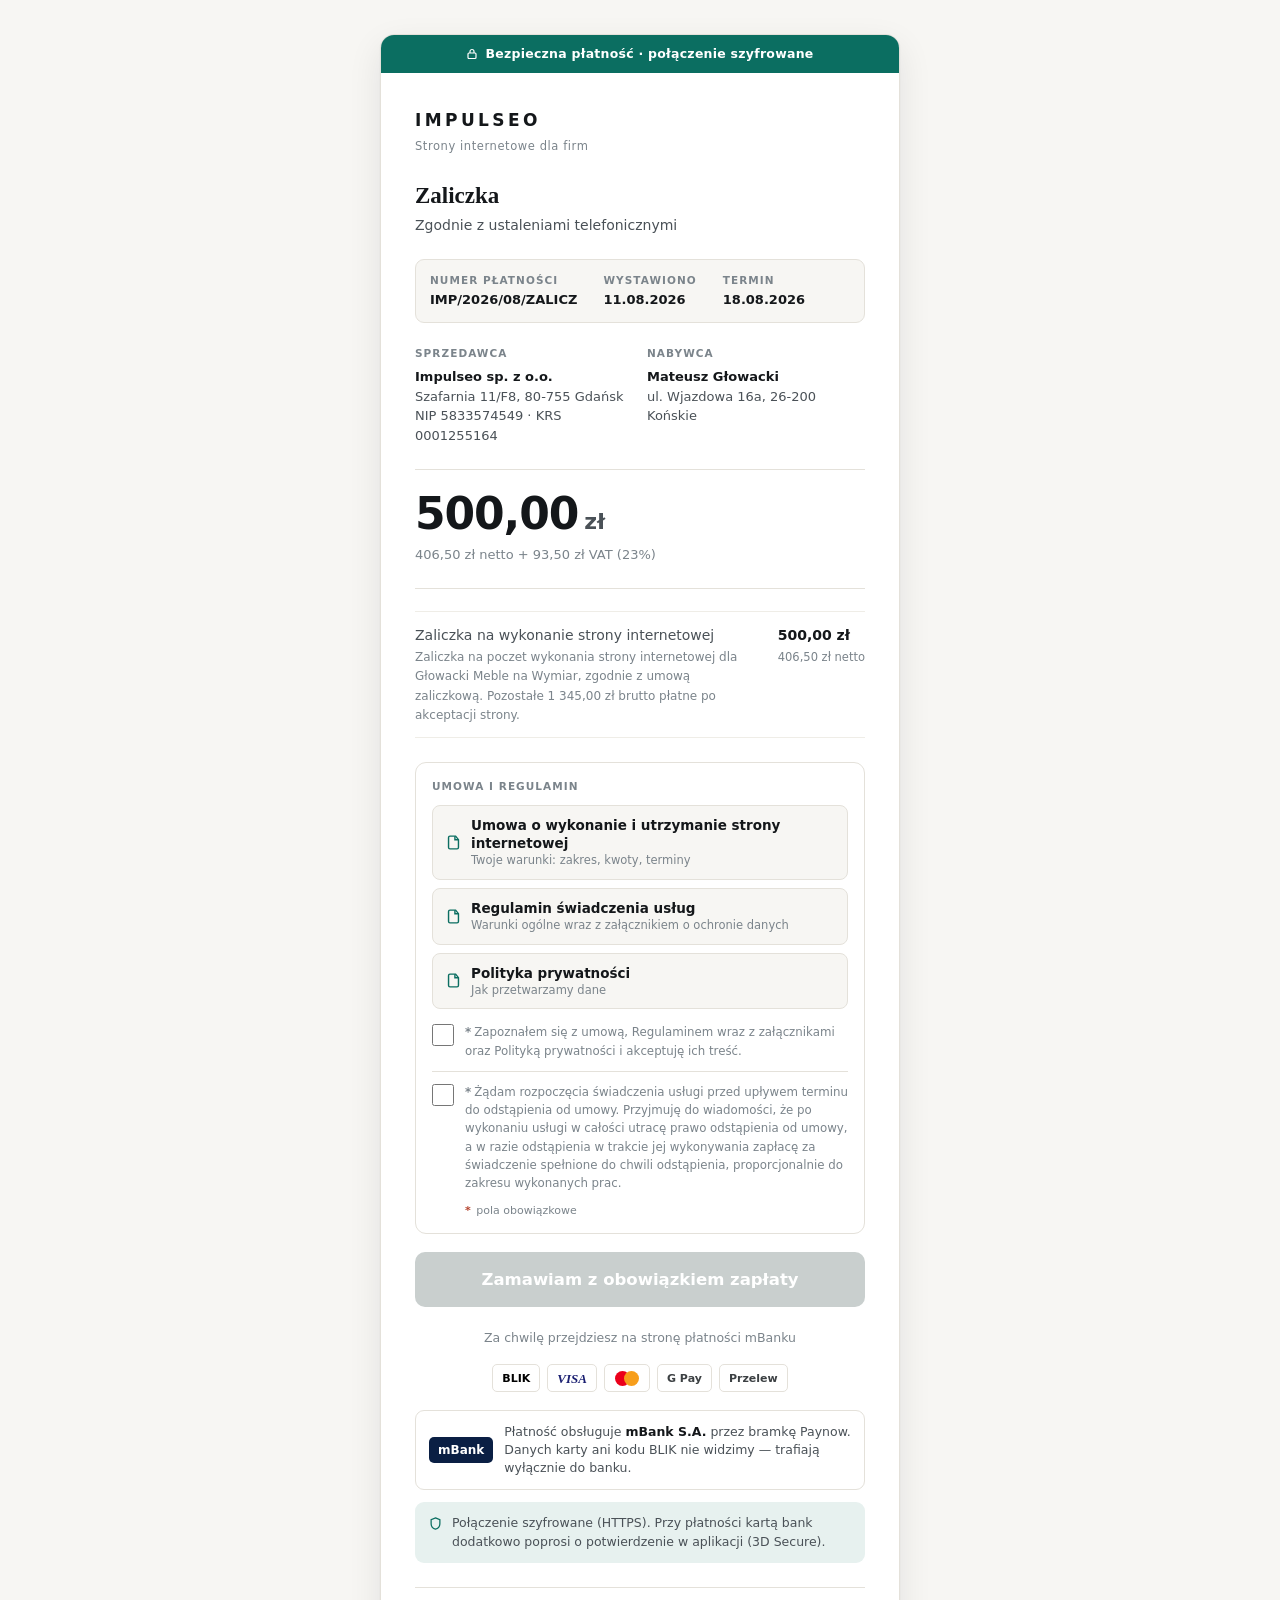
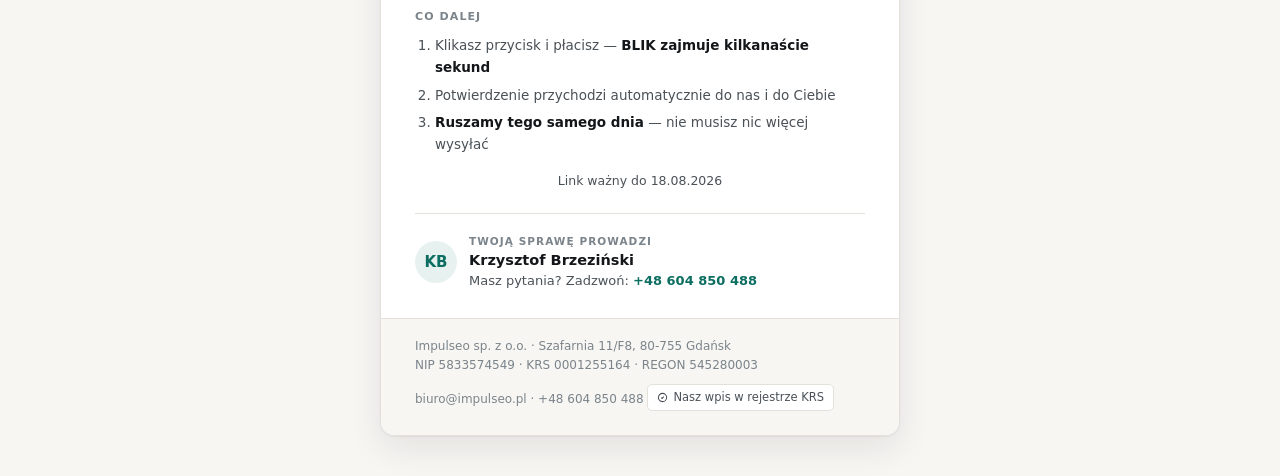
<file: platnosc/zaliczka-be5e/index.html>
<!DOCTYPE html>
<html lang="pl">
<head>
<meta charset="utf-8" />
<meta name="viewport" content="width=device-width, initial-scale=1" />
<title>Płatność 500,00 zł — Mateusz Głowacki | Impulseo</title>
<meta name="robots" content="noindex, nofollow" />
<meta name="description" content="500,00 zł · zaliczka · BLIK, karta lub przelew" />

<meta property="og:type" content="website" />
<meta property="og:title" content="Płatność — Mateusz Głowacki" />
<meta property="og:description" content="500,00 zł · zaliczka · BLIK, karta lub przelew" />
<meta property="og:image" content="https://impulseo-pl.github.io/glowacki-meble-na-wymiar/platnosc/zaliczka-be5e/og.jpg" />
<meta property="og:image:width" content="1200" />
<meta property="og:image:height" content="630" />
<meta property="og:url" content="https://impulseo-pl.github.io/glowacki-meble-na-wymiar/platnosc/zaliczka-be5e/" />
<meta property="og:site_name" content="Impulseo" />
<meta name="twitter:card" content="summary_large_image" />

<link rel="icon" href="data:image/svg+xml,<svg xmlns='http://www.w3.org/2000/svg' viewBox='0 0 100 100'><text y='.9em' font-size='90'>%F0%9F%92%B3</text></svg>" />

<style>
  :root {
    --paper: #F7F6F3;
    --card: #FFFFFF;
    --ink: #14171A;
    --ink-2: #4A5157;
    --ink-3: #7B848B;
    --line: #E4E1DA;
    --line-2: #EFEDE7;
    --accent: #0B6E61;
    --accent-d: #095C51;
    --accent-soft: #E7F1EF;
    --shadow: 0 1px 2px rgba(20,24,28,.05), 0 12px 34px rgba(20,24,28,.09);
    --sans: -apple-system, BlinkMacSystemFont, "Segoe UI", Roboto, system-ui, sans-serif;
    --serif: ui-serif, "Iowan Old Style", "Palatino Linotype", Palatino, Georgia, serif;
  }

  * { box-sizing: border-box; }

  html { -webkit-text-size-adjust: 100%; }

  body {
    margin: 0;
    background: var(--paper);
    color: var(--ink);
    font-family: var(--sans);
    font-size: 16px;
    line-height: 1.6;
    -webkit-font-smoothing: antialiased;
  }

  .shell { max-width: 560px; margin: 0 auto; padding: clamp(14px, 3vw, 34px) clamp(12px, 3vw, 20px) 40px; }

  .card {
    background: var(--card);
    border: 1px solid var(--line);
    border-radius: 14px;
    box-shadow: var(--shadow);
    overflow: hidden;
  }

  .trustbar {
    display: flex; align-items: center; justify-content: center; gap: 7px;
    background: var(--accent); color: #fff;
    font-size: 12.5px; font-weight: 600; letter-spacing: .02em;
    padding: 9px 14px;
  }

  .body { padding: clamp(24px, 5vw, 34px) clamp(20px, 5vw, 34px) 28px; }

  .logo { font-size: 17px; font-weight: 700; letter-spacing: .2em; text-transform: uppercase; margin: 0 0 3px; }
  .logo-sub { font-size: 11.5px; letter-spacing: .05em; color: var(--ink-3); margin: 0 0 26px; }

  h1 {
    font-family: var(--serif);
    font-size: clamp(20px, 4.6vw, 23px);
    line-height: 1.25; font-weight: 600; margin: 0 0 4px;
    text-wrap: balance;
  }

  .sub { font-size: 14px; color: var(--ink-2); margin: 0 0 22px; }

  .meta {
    display: flex; flex-wrap: wrap; gap: 6px 26px;
    border: 1px solid var(--line); border-radius: 9px;
    padding: 12px 14px; margin-bottom: 22px; background: var(--paper);
  }
  .meta dt { margin: 0 0 1px; font-size: 10.5px; letter-spacing: .1em; text-transform: uppercase; color: var(--ink-3); font-weight: 650; }
  .meta dd { margin: 0; font-size: 13px; font-weight: 550; font-variant-numeric: tabular-nums; }

  .parties { display: grid; gap: 14px; margin-bottom: 24px; }
  @media (min-width: 440px) { .parties { grid-template-columns: 1fr 1fr; } }
  .party h2 { font-size: 10.5px; letter-spacing: .1em; text-transform: uppercase; color: var(--ink-3); margin: 0 0 5px; font-weight: 700; }
  .party p { margin: 0; font-size: 13px; line-height: 1.5; color: var(--ink-2); }
  .party strong { display: block; color: var(--ink); font-weight: 650; }

  .amount-box { border-top: 1px solid var(--line); border-bottom: 1px solid var(--line); padding: 22px 0; margin-bottom: 22px; }
  .amount { font-size: clamp(36px, 9vw, 44px); font-weight: 700; letter-spacing: -.025em; font-variant-numeric: tabular-nums; line-height: 1; margin: 0; }
  .amount .cur { font-size: .5em; font-weight: 600; color: var(--ink-2); margin-left: 6px; letter-spacing: 0; }
  .amount-split { font-size: 13px; color: var(--ink-3); margin: 9px 0 0; font-variant-numeric: tabular-nums; }

  .scope { margin: 0 0 24px; padding: 0; list-style: none; display: flex; flex-direction: column; gap: 8px; }
  .scope li { font-size: 14px; color: var(--ink-2); padding-left: 23px; position: relative; }
  .scope li::before {
    content: ""; position: absolute; left: 1px; top: 7px;
    width: 8px; height: 8px; border-radius: 50%; background: var(--accent);
  }

  /* pozycje z kwotami — rozbicie, za co dokładnie płaci */
  .lines { margin: 0 0 24px; border-top: 1px solid var(--line-2); }
  .line {
    display: flex; justify-content: space-between; gap: 16px;
    padding: 12px 0; border-bottom: 1px solid var(--line-2);
  }
  .line-name { font-size: 14px; color: var(--ink-2); }
  .line-name small { display: block; font-size: 12px; color: var(--ink-3); margin-top: 2px; }
  .line-val { font-size: 14px; font-weight: 620; white-space: nowrap; font-variant-numeric: tabular-nums; }
  .line-val small { display: block; font-size: 11.5px; font-weight: 500; color: var(--ink-3); text-align: right; margin-top: 2px; }

  .cta {
    display: block; width: 100%; text-align: center; text-decoration: none;
    background: var(--accent); color: #fff; border: none; border-radius: 10px;
    padding: 18px 20px; font-family: inherit; font-size: 16.5px; font-weight: 650;
    cursor: pointer; transition: filter .12s ease, transform .12s ease;
  }
  .cta:hover { filter: brightness(1.08); }
  .cta:active { transform: translateY(1px); }
  .cta:focus-visible { outline: 3px solid color-mix(in srgb, var(--accent) 45%, transparent); outline-offset: 3px; }

  .cta-note { text-align: center; font-size: 12.5px; color: var(--ink-3); margin: 11px 0 0; }

  .paylogos { display: flex; flex-wrap: wrap; align-items: center; justify-content: center; gap: 7px; margin-top: 16px; }
  .plogo {
    height: 28px; min-width: 46px; border: 1px solid var(--line); border-radius: 5px;
    background: #fff; display: grid; place-items: center; padding: 0 9px; flex: none;
  }
  .pl-blik { font: 700 11px/1 var(--sans); color: #000; }
  .pl-visa { font: italic 800 13px/1 Georgia, serif; color: #1A1F71; }
  .pl-mc { display: flex; align-items: center; }
  .pl-mc i { width: 15px; height: 15px; border-radius: 50%; display: block; }
  .pl-mc i:first-child { background: #EB001B; }
  .pl-mc i:last-child { background: #F79E1B; margin-left: -6px; }
  .pl-txt { font: 600 11px/1 var(--sans); color: #3C4043; }

  .gateway {
    display: flex; align-items: center; gap: 11px;
    border: 1px solid var(--line); border-radius: 9px;
    padding: 12px 13px; margin-top: 18px;
  }
  .gateway-mark { font: 800 12px/1 var(--sans); color: #fff; background: #0A1F44; border-radius: 5px; padding: 7px 9px; flex: none; }
  .gateway p { margin: 0; font-size: 12.5px; line-height: 1.45; color: var(--ink-2); }
  .gateway strong { color: var(--ink); }

  .secure {
    display: flex; gap: 9px; align-items: flex-start;
    background: var(--accent-soft); border-radius: 9px;
    padding: 12px 13px; margin-top: 12px;
    font-size: 12.5px; line-height: 1.45; color: var(--ink-2);
  }
  .secure svg { flex: none; margin-top: 2px; color: var(--accent); }

  .next {
    border-top: 1px solid var(--line); margin-top: 24px; padding-top: 20px;
  }
  .next h2 { font-size: 11px; letter-spacing: .1em; text-transform: uppercase; color: var(--ink-3); margin: 0 0 10px; font-weight: 700; }
  .next ol { margin: 0; padding-left: 20px; display: flex; flex-direction: column; gap: 6px; }
  .next li { font-size: 13.5px; color: var(--ink-2); }
  .next li strong { color: var(--ink); font-weight: 620; }

  .valid { font-size: 12.5px; color: var(--ink-2); margin: 16px 0 0; text-align: center; }

  .rep { display: flex; gap: 12px; align-items: center; border-top: 1px solid var(--line); margin-top: 22px; padding-top: 20px; }
  .rep-avatar { width: 42px; height: 42px; border-radius: 50%; background: var(--accent-soft); color: var(--accent); display: grid; place-items: center; font-weight: 700; font-size: 15px; flex: none; }
  .rep-body { min-width: 0; display: flex; flex-direction: column; gap: 1px; }
  .rep-label { font-size: 10.5px; letter-spacing: .1em; text-transform: uppercase; color: var(--ink-3); font-weight: 700; line-height: 1.5; }
  .rep-name { font-size: 14.5px; font-weight: 650; line-height: 1.35; }
  .rep-contact { font-size: 13px; color: var(--ink-2); line-height: 1.45; }
  .rep-contact a { color: var(--accent); text-decoration: none; font-weight: 600; }

  .foot {
    border-top: 1px solid var(--line); padding: 18px clamp(20px, 5vw, 34px) 24px;
    font-size: 12px; line-height: 1.55; color: var(--ink-3); background: var(--paper);
  }
  .foot a { color: var(--ink-2); }
  .krs {
    display: inline-flex; align-items: center; gap: 5px; margin-top: 9px;
    border: 1px solid var(--line); border-radius: 5px; padding: 4px 9px;
    font-size: 11.5px; text-decoration: none; color: var(--ink-2); background: var(--card);
  }
  .krs:hover { border-color: var(--accent); color: var(--accent); }

  /* ── akceptacja regulaminu i umowy (wersja z checkboxem) ── */
  .accept { border: 1px solid var(--line); border-radius: 11px; padding: 15px 16px 14px; margin-bottom: 18px; background: var(--card); }
  .accept h2 { font-size: 10.5px; letter-spacing: .1em; text-transform: uppercase; color: var(--ink-3); margin: 0 0 10px; font-weight: 700; }

  .docs { display: flex; flex-direction: column; gap: 8px; margin-bottom: 14px; }
  .doc {
    display: flex; align-items: center; gap: 9px; text-decoration: none;
    border: 1px solid var(--line); border-radius: 8px; padding: 10px 12px;
    background: var(--paper); color: var(--ink);
  }
  .doc:hover { border-color: var(--accent); }
  .doc svg { flex: none; color: var(--accent); }
  .doc-name { font-size: 13.5px; font-weight: 600; line-height: 1.35; }
  .doc-name small { display: block; font-size: 11.5px; font-weight: 500; color: var(--ink-3); margin-top: 1px; }

  .accept-row { display: flex; gap: 11px; align-items: flex-start; cursor: pointer; }
  /* dwa oświadczenia od 10.08.2026 — muszą być rozdzielone wzrokowo, żeby czytało
     się je jako dwie osobne decyzje, a nie jeden blok drobnego druku */
  .accept-row + .accept-row { margin-top: 11px; padding-top: 11px; border-top: 1px solid var(--line); }
  .accept-row input {
    flex: none; width: 22px; height: 22px; margin: 1px 0 0; accent-color: var(--accent); cursor: pointer;
  }
  .accept-row span { font-size: 11.8px; line-height: 1.55; color: var(--ink-3); }
  .req { color: #B3412B; font-weight: 700; margin-right: 3px; }
  .accept-note { margin: 9px 0 0 33px; font-size: 11px; color: var(--ink-3); }
  .accept-note .req { margin-right: 2px; }

  .cta[disabled] { background: #C9CFCE; cursor: not-allowed; filter: none; }
  .cta[disabled]:active { transform: none; }
  .cta-hint { text-align: center; font-size: 12.5px; color: #A8442F; margin: 9px 0 0; min-height: 1px; }

  /* ── proforma do pobrania (dla klientów, którzy wolą zwykły przelew) ── */
  .proforma {
    display: flex; align-items: center; gap: 10px; justify-content: center;
    margin-top: 16px; padding: 11px 13px;
    border: 1px dashed var(--line); border-radius: 9px;
    font-size: 13px; color: var(--ink-2); text-align: center; flex-wrap: wrap;
  }
  .proforma a { color: var(--accent); font-weight: 650; text-decoration: none; }
  .proforma a:hover { text-decoration: underline; }

  @media (prefers-reduced-motion: reduce) { * { transition: none !important; } }
</style>
</head>
<body>

<div class="shell">
  <div class="card">

    <div class="trustbar">
      <svg width="12" height="12" viewBox="0 0 24 24" fill="none" stroke="currentColor" stroke-width="2.4" aria-hidden="true">
        <rect x="4" y="10" width="16" height="11" rx="2" /><path d="M8 10V7a4 4 0 0 1 8 0v3" />
      </svg>
      Bezpieczna płatność &middot; połączenie szyfrowane
    </div>

    <div class="body">
      <p class="logo">Impulseo</p>
      <p class="logo-sub">Strony internetowe dla firm</p>

      <h1>Zaliczka</h1>
      <p class="sub">Zgodnie z ustaleniami telefonicznymi</p>

      <dl class="meta">
        <div><dt>Numer płatności</dt><dd>IMP/2026/08/ZALICZ</dd></div>
        <div><dt>Wystawiono</dt><dd>11.08.2026</dd></div>
        <div><dt>Termin</dt><dd>18.08.2026</dd></div>
      </dl>

      <div class="parties">
        <div class="party">
          <h2>Sprzedawca</h2>
          <p>
            <strong>Impulseo sp. z o.o.</strong>
            Szafarnia 11/F8, 80-755 Gdańsk<br />
            NIP 5833574549 &middot; KRS 0001255164
          </p>
        </div>
        <div class="party">
          <h2>Nabywca</h2>
          <p>
            <strong>Mateusz Głowacki</strong>
            ul. Wjazdowa 16a, 26-200 Końskie
          </p>
        </div>
      </div>

      <div class="amount-box">
        <p class="amount">500,00<span class="cur">zł</span></p>
        <p class="amount-split">406,50 zł netto + 93,50 zł VAT (23%)</p>
      </div>

      <div class="lines">
        <div class="line"><span class="line-name">Zaliczka na wykonanie strony internetowej<small>Zaliczka na poczet wykonania strony internetowej dla Głowacki Meble na Wymiar, zgodnie z umową zaliczkową. Pozostałe 1 345,00 zł brutto płatne po akceptacji strony.</small></span><span class="line-val">500,00 zł<small>406,50 zł netto</small></span></div>
      </div>

      <div class="accept">
        <h2>Umowa i regulamin</h2>
        <div class="docs">
        <a class="doc" href="umowa.pdf" target="_blank" rel="noopener"><svg width="17" height="17" viewBox="0 0 24 24" fill="none" stroke="currentColor" stroke-width="2" aria-hidden="true"><path d="M14 3v5h5" /><path d="M15 3H7a2 2 0 0 0-2 2v14a2 2 0 0 0 2 2h10a2 2 0 0 0 2-2V8z" /></svg><span class="doc-name">Umowa o wykonanie i utrzymanie strony internetowej<small>Twoje warunki: zakres, kwoty, terminy</small></span></a>
        <a class="doc" href="regulamin.pdf" target="_blank" rel="noopener"><svg width="17" height="17" viewBox="0 0 24 24" fill="none" stroke="currentColor" stroke-width="2" aria-hidden="true"><path d="M14 3v5h5" /><path d="M15 3H7a2 2 0 0 0-2 2v14a2 2 0 0 0 2 2h10a2 2 0 0 0 2-2V8z" /></svg><span class="doc-name">Regulamin świadczenia usług<small>Warunki ogólne wraz z załącznikiem o ochronie danych</small></span></a>
        <a class="doc" href="polityka-prywatnosci.pdf" target="_blank" rel="noopener"><svg width="17" height="17" viewBox="0 0 24 24" fill="none" stroke="currentColor" stroke-width="2" aria-hidden="true"><path d="M14 3v5h5" /><path d="M15 3H7a2 2 0 0 0-2 2v14a2 2 0 0 0 2 2h10a2 2 0 0 0 2-2V8z" /></svg><span class="doc-name">Polityka prywatności<small>Jak przetwarzamy dane</small></span></a>
        </div>
        <label class="accept-row">
          <input type="checkbox" id="zgoda-dok" data-wymagany />
          <span><span class="req" aria-hidden="true">*</span>Zapoznałem się z umową, Regulaminem wraz z załącznikami oraz Polityką prywatności i akceptuję ich treść.</span>
        </label>
        <label class="accept-row">
          <input type="checkbox" id="zgoda-start" data-wymagany />
          <span><span class="req" aria-hidden="true">*</span>Żądam rozpoczęcia świadczenia usługi przed upływem terminu do odstąpienia od umowy. Przyjmuję do wiadomości, że po wykonaniu usługi w całości utracę prawo odstąpienia od umowy, a w razie odstąpienia w trakcie jej wykonywania zapłacę za świadczenie spełnione do chwili odstąpienia, proporcjonalnie do zakresu wykonanych prac.</span>
        </label>
        <p class="accept-note"><span class="req">*</span> pola obowiązkowe</p>
      </div>

      <button class="cta" id="cta" type="button" disabled>Zamawiam z obowiązkiem zapłaty</button>
      <p class="cta-hint" id="hint"></p>
      <script>
        var LINK = "https://paywall.paynow.pl/PT02-DXG-HZI-BFE?token=eyJraWQiOiJhMDAyNjJjYS02NTU3LTRjOTktOGU0NC1kMTFlMTAxYjhhNTIiLCJ0eXAiOiJKV1QiLCJhbGciOiJIUzI1NiJ9.eyJzdWIiOiJQVDAyLURYRy1IWkktQkZFIiwiYXVkIjoicGF5d2FsbC5wYXlub3cucGwiLCJpc3MiOiJwYXlub3cucGwiLCJleHAiOjE3ODcwOTAzOTksImlhdCI6MTc4NjQ2MzM3Nn0.jfc3xFqvu0VcNsFr9b7Me83IFWypiK_x7YtaoCU-YoU";
        var DOWOD = {"strona": "https://impulseo-pl.github.io/glowacki-meble-na-wymiar/platnosc/zaliczka-be5e/", "nr_platnosci": "IMP/2026/08/ZALICZ", "klient": "Mateusz Głowacki", "nip": "", "mail": "mgmeble@hotmail.com", "kwota_brutto": "500.00", "oswiadczenie": "[1 · akceptacja dokumentów] Zapoznałem się z umową, Regulaminem wraz z załącznikami oraz Polityką prywatności i akceptuję ich treść.\n[2 · żądanie rozpoczęcia] Żądam rozpoczęcia świadczenia usługi przed upływem terminu do odstąpienia od umowy. Przyjmuję do wiadomości, że po wykonaniu usługi w całości utracę prawo odstąpienia od umowy, a w razie odstąpienia w trakcie jej wykonywania zapłacę za świadczenie spełnione do chwili odstąpienia, proporcjonalnie do zakresu wykonanych prac.", "dokumenty": {"umowa.pdf": "784206b97da59cc51064df1a6cf12214f253c303e020b35ae1461bd7c673e002", "regulamin.pdf": "4ef9e104fc0d093745dd790916e9ed2aced6e7100100b9ab332430e9e7fc59e6", "polityka-prywatnosci.pdf": "4ab01c4a496297b75c00a751dfa54777d0de5ddcade62240631d019c5b55818e"}};
        var ENDPOINT = "https://zngfubfinbojfgaxdrbf.supabase.co/functions/v1/akceptacja";
        var boxy = [].slice.call(document.querySelectorAll("input[type=checkbox][data-wymagany]")),
            cta = document.getElementById("cta"),
            hint = document.getElementById("hint");
        function komplet() { return boxy.every(function (b) { return b.checked; }); }
        boxy.forEach(function (b) {
          b.addEventListener("change", function () {
            cta.disabled = !komplet();
            if (komplet()) hint.textContent = "";
          });
        });
        cta.addEventListener("click", function () {
          if (!komplet()) { hint.textContent = "Zaznacz obie zgody, żeby przejść do płatności."; return; }
          cta.disabled = true;
          cta.textContent = "Przechodzę do płatności…";
          var zapis = fetch(ENDPOINT, {
            method: "POST",
            headers: { "Content-Type": "application/json" },
            keepalive: true,
            body: JSON.stringify(Object.assign({ zaznaczono: new Date().toISOString() }, DOWOD))
          }).catch(function () {});
          /* zapis dowodu nie może blokować płatności — po 3 s idziemy dalej */
          Promise.race([zapis, new Promise(function (r) { setTimeout(r, 3000); })])
            .then(function () { window.location.href = LINK; });
        });
      </script>
      <p class="cta-note">Za chwilę przejdziesz na stronę płatności mBanku</p>

      

      <div class="paylogos">
        <span class="plogo"><span class="pl-blik">BLIK</span></span>
        <span class="plogo"><span class="pl-visa">VISA</span></span>
        <span class="plogo"><span class="pl-mc"><i></i><i></i></span></span>
        <span class="plogo"><span class="pl-txt">G&nbsp;Pay</span></span>
        <span class="plogo"><span class="pl-txt">Przelew</span></span>
      </div>

      <div class="gateway">
        <span class="gateway-mark">mBank</span>
        <p>Płatność obsługuje <strong>mBank S.A.</strong> przez bramkę Paynow. Danych karty ani kodu BLIK nie widzimy &mdash; trafiają wyłącznie do banku.</p>
      </div>

      <div class="secure">
        <svg width="15" height="15" viewBox="0 0 24 24" fill="none" stroke="currentColor" stroke-width="2" aria-hidden="true">
          <path d="M12 3l7 3v6c0 4.5-3 8-7 9-4-1-7-4.5-7-9V6z" />
        </svg>
        <span>Połączenie szyfrowane (HTTPS). Przy płatności kartą bank dodatkowo poprosi o potwierdzenie w aplikacji (3D&nbsp;Secure).</span>
      </div>

      <div class="next">
        <h2>Co dalej</h2>
        <ol>
          <li>Klikasz przycisk i płacisz — <strong>BLIK zajmuje kilkanaście sekund</strong></li>
          <li>Potwierdzenie przychodzi automatycznie do nas i do Ciebie</li>
          <li><strong>Ruszamy tego samego dnia</strong> — nie musisz nic więcej wysyłać</li>
        </ol>
      </div>

      <p class="valid">Link ważny do 18.08.2026</p>

      <div class="rep">
        <span class="rep-avatar">KB</span>
        <span class="rep-body">
          <span class="rep-label">Twoją sprawę prowadzi</span>
          <span class="rep-name">Krzysztof Brzeziński</span>
          <span class="rep-contact">Masz pytania? Zadzwoń: <a href="tel:+48604850488">+48 604 850 488</a></span>
        </span>
      </div>
    </div>

    <div class="foot">
      Impulseo sp. z o.o. &middot; Szafarnia 11/F8, 80-755 Gdańsk<br />
      NIP 5833574549 &middot; KRS 0001255164 &middot; REGON 545280003<br />
      biuro@impulseo.pl &middot; +48 604 850 488
      <a class="krs" href="https://wyszukiwarka-krs.ms.gov.pl/dane-szczegolowe-podmiotu;numerKRS=TTfETKDIxKsnfQK047mvwQ%3D%3D;typ=P" target="_blank" rel="noopener">
        <svg width="11" height="11" viewBox="0 0 24 24" fill="none" stroke="currentColor" stroke-width="2.2" aria-hidden="true">
          <path d="M9 12l2 2 4-4" /><circle cx="12" cy="12" r="9" />
        </svg>
        Nasz wpis w rejestrze KRS
      </a>
    </div>

  </div>
</div>

</body>
</html>
</file>
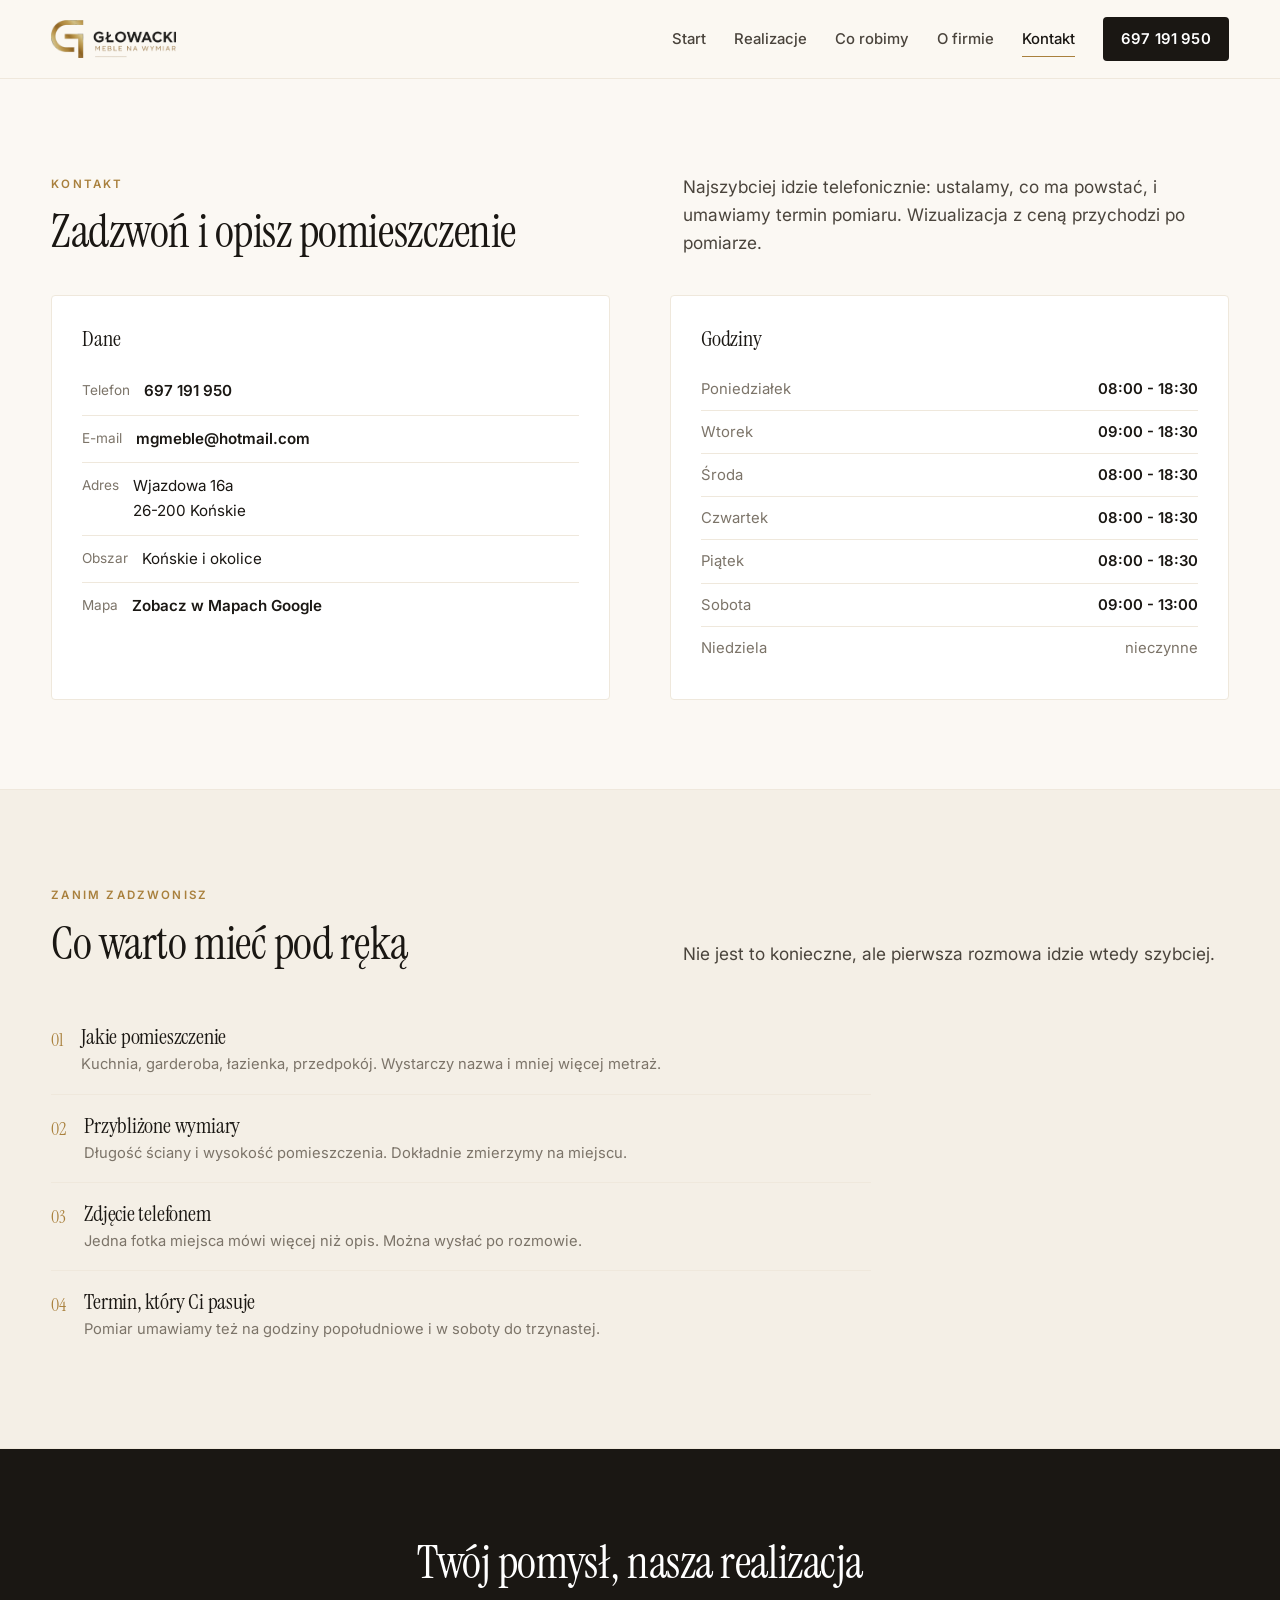
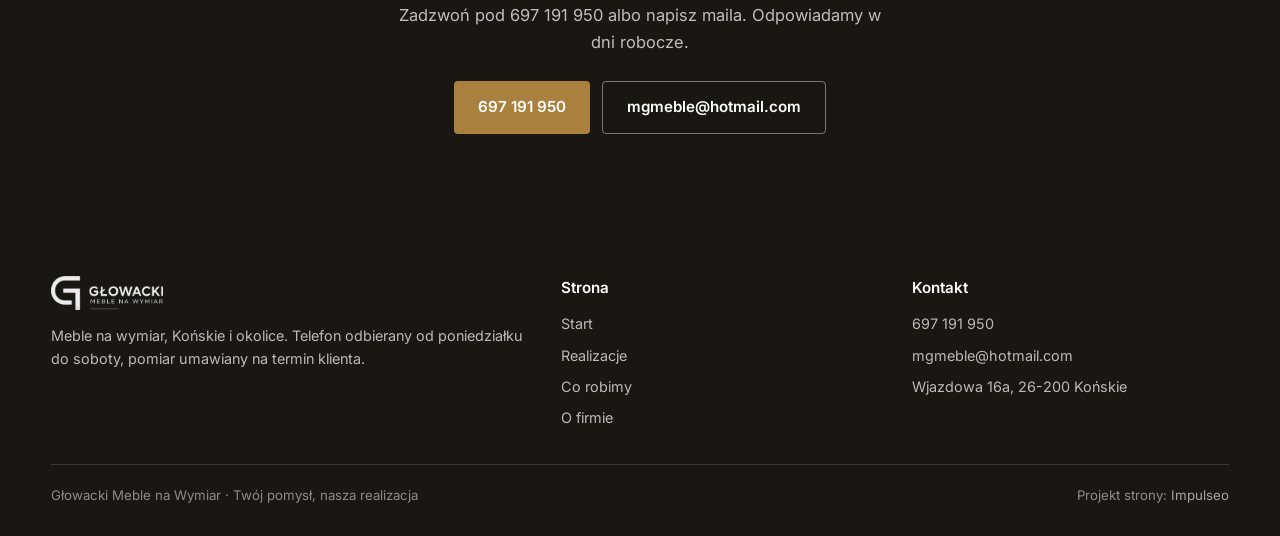
<file: kontakt.html>
<!DOCTYPE html>
<html lang="pl">
<head>
<meta name="robots" content="noindex, nofollow">
<meta charset="UTF-8">
<meta name="viewport" content="width=device-width,initial-scale=1">
<title>Kontakt | Głowacki Meble na Wymiar, Wjazdowa 16a Końskie</title>
<meta name="description" content="Głowacki Meble na Wymiar, Wjazdowa 16a, 26-200 Końskie. Telefon 697 191 950, mgmeble@hotmail.com. Godziny otwarcia od poniedziałku do soboty.">
<meta property="og:title" content="Kontakt | Głowacki Meble na Wymiar, Końskie">
<meta property="og:description" content="Telefon 697 191 950, Wjazdowa 16a w Końskich. Pomiar umawiamy telefonicznie.">
<meta property="og:image" content="img/hero-1.jpg">
<meta property="og:type" content="website">
<link rel="preconnect" href="https://fonts.googleapis.com">
<link rel="preconnect" href="https://fonts.gstatic.com" crossorigin>
<link href="https://fonts.googleapis.com/css2?family=Instrument+Serif:ital@0;1&family=Inter:wght@400;500;600&display=swap" rel="stylesheet">
<script>document.documentElement.classList.add('js')</script>
<link rel="stylesheet" href="assets/app.css?v=4">
</head>
<body>

<header class="nav">
  <div class="wrap nav-in">
    <a class="brand" href="index.html"><img src="img/logo.png" alt="Głowacki Meble na Wymiar"></a>
    <nav class="nav-links">
      <a href="index.html">Start</a>
      <a href="realizacje.html">Realizacje</a>
      <a href="oferta.html">Co robimy</a>
      <a href="o-nas.html">O firmie</a>
      <a href="kontakt.html" class="on">Kontakt</a>
      <a class="nav-tel" href="tel:+48697191950">697 191 950</a>
    </nav>
    <button class="burger" aria-label="Menu"><span></span><span></span><span></span></button>
  </div>
</header>

<section>
  <div class="wrap">
    <div class="head">
      <div>
        <span class="eyebrow">Kontakt</span>
        <h2>Zadzwoń i opisz pomieszczenie</h2>
      </div>
      <p class="lead">Najszybciej idzie telefonicznie: ustalamy, co ma powstać, i umawiamy termin pomiaru. Wizualizacja z ceną przychodzi po pomiarze.</p>
    </div>

    <div class="kontakt-grid">
      <div class="kbox rv">
        <h3>Dane</h3>
        <div class="krow"><span>Telefon</span><a href="tel:+48697191950">697 191 950</a></div>
        <div class="krow"><span>E-mail</span><a href="mailto:mgmeble@hotmail.com">mgmeble@hotmail.com</a></div>
        <div class="krow"><span>Adres</span><div>Wjazdowa 16a<br>26-200 Końskie</div></div>
        <div class="krow"><span>Obszar</span><div>Końskie i okolice</div></div>
        <div class="krow"><span>Mapa</span><a href="https://maps.google.com/?cid=3785905264042108848" target="_blank" rel="noopener">Zobacz w Mapach Google</a></div>
      </div>

      <div class="kbox rv">
        <h3>Godziny</h3>
        <ul class="hours">
          <li><span class="d">Poniedziałek</span><span class="h">08:00 - 18:30</span></li>
          <li><span class="d">Wtorek</span><span class="h">09:00 - 18:30</span></li>
          <li><span class="d">Środa</span><span class="h">08:00 - 18:30</span></li>
          <li><span class="d">Czwartek</span><span class="h">08:00 - 18:30</span></li>
          <li><span class="d">Piątek</span><span class="h">08:00 - 18:30</span></li>
          <li><span class="d">Sobota</span><span class="h">09:00 - 13:00</span></li>
          <li><span class="d">Niedziela</span><span class="h off">nieczynne</span></li>
        </ul>
      </div>
    </div>
  </div>
</section>

<section style="background:var(--paper-2);border-block:1px solid var(--line-2)">
  <div class="wrap">
    <div class="head">
      <div>
        <span class="eyebrow">Zanim zadzwonisz</span>
        <h2>Co warto mieć pod ręką</h2>
      </div>
      <p class="lead">Nie jest to konieczne, ale pierwsza rozmowa idzie wtedy szybciej.</p>
    </div>
    <ol class="steps rv" style="max-width:820px">
      <li>
        <div>
          <h3>Jakie pomieszczenie</h3>
          <p>Kuchnia, garderoba, łazienka, przedpokój. Wystarczy nazwa i mniej więcej metraż.</p>
        </div>
      </li>
      <li>
        <div>
          <h3>Przybliżone wymiary</h3>
          <p>Długość ściany i wysokość pomieszczenia. Dokładnie zmierzymy na miejscu.</p>
        </div>
      </li>
      <li>
        <div>
          <h3>Zdjęcie telefonem</h3>
          <p>Jedna fotka miejsca mówi więcej niż opis. Można wysłać po rozmowie.</p>
        </div>
      </li>
      <li>
        <div>
          <h3>Termin, który Ci pasuje</h3>
          <p>Pomiar umawiamy też na godziny popołudniowe i w soboty do trzynastej.</p>
        </div>
      </li>
    </ol>
  </div>
</section>

<section class="cta">
  <div class="wrap">
    <h2>Twój pomysł, nasza realizacja</h2>
    <p>Zadzwoń pod 697 191 950 albo napisz maila. Odpowiadamy w dni robocze.</p>
    <div class="btns">
      <a class="btn btn-fill" href="tel:+48697191950">697 191 950</a>
      <a class="btn btn-line" href="mailto:mgmeble@hotmail.com">mgmeble@hotmail.com</a>
    </div>
  </div>
</section>

<footer class="foot">
  <div class="wrap">
    <div class="foot-grid">
      <div>
        <img class="foot-logo" src="img/logo.png" alt="Głowacki Meble na Wymiar">
        <p>Meble na wymiar, Końskie i okolice. Telefon odbierany od poniedziałku do soboty, pomiar umawiany na termin klienta.</p>
      </div>
      <div>
        <h4>Strona</h4>
        <ul>
          <li><a href="index.html">Start</a></li>
          <li><a href="realizacje.html">Realizacje</a></li>
          <li><a href="oferta.html">Co robimy</a></li>
          <li><a href="o-nas.html">O firmie</a></li>
        </ul>
      </div>
      <div>
        <h4>Kontakt</h4>
        <ul>
          <li><a href="tel:+48697191950">697 191 950</a></li>
          <li><a href="mailto:mgmeble@hotmail.com">mgmeble@hotmail.com</a></li>
          <li>Wjazdowa 16a, 26-200 Końskie</li>
        </ul>
      </div>
    </div>
    <div class="foot-bar">
      <span>Głowacki Meble na Wymiar &middot; Twój pomysł, nasza realizacja</span>
      <span>Projekt strony: <a href="https://impulseo.pl" target="_blank" rel="noopener">Impulseo</a></span>
    </div>
  </div>
</footer>

<script src="assets/app.js?v=2"></script>
<script src="assets/beacon.js"></script>
</body>
</html>
</file>
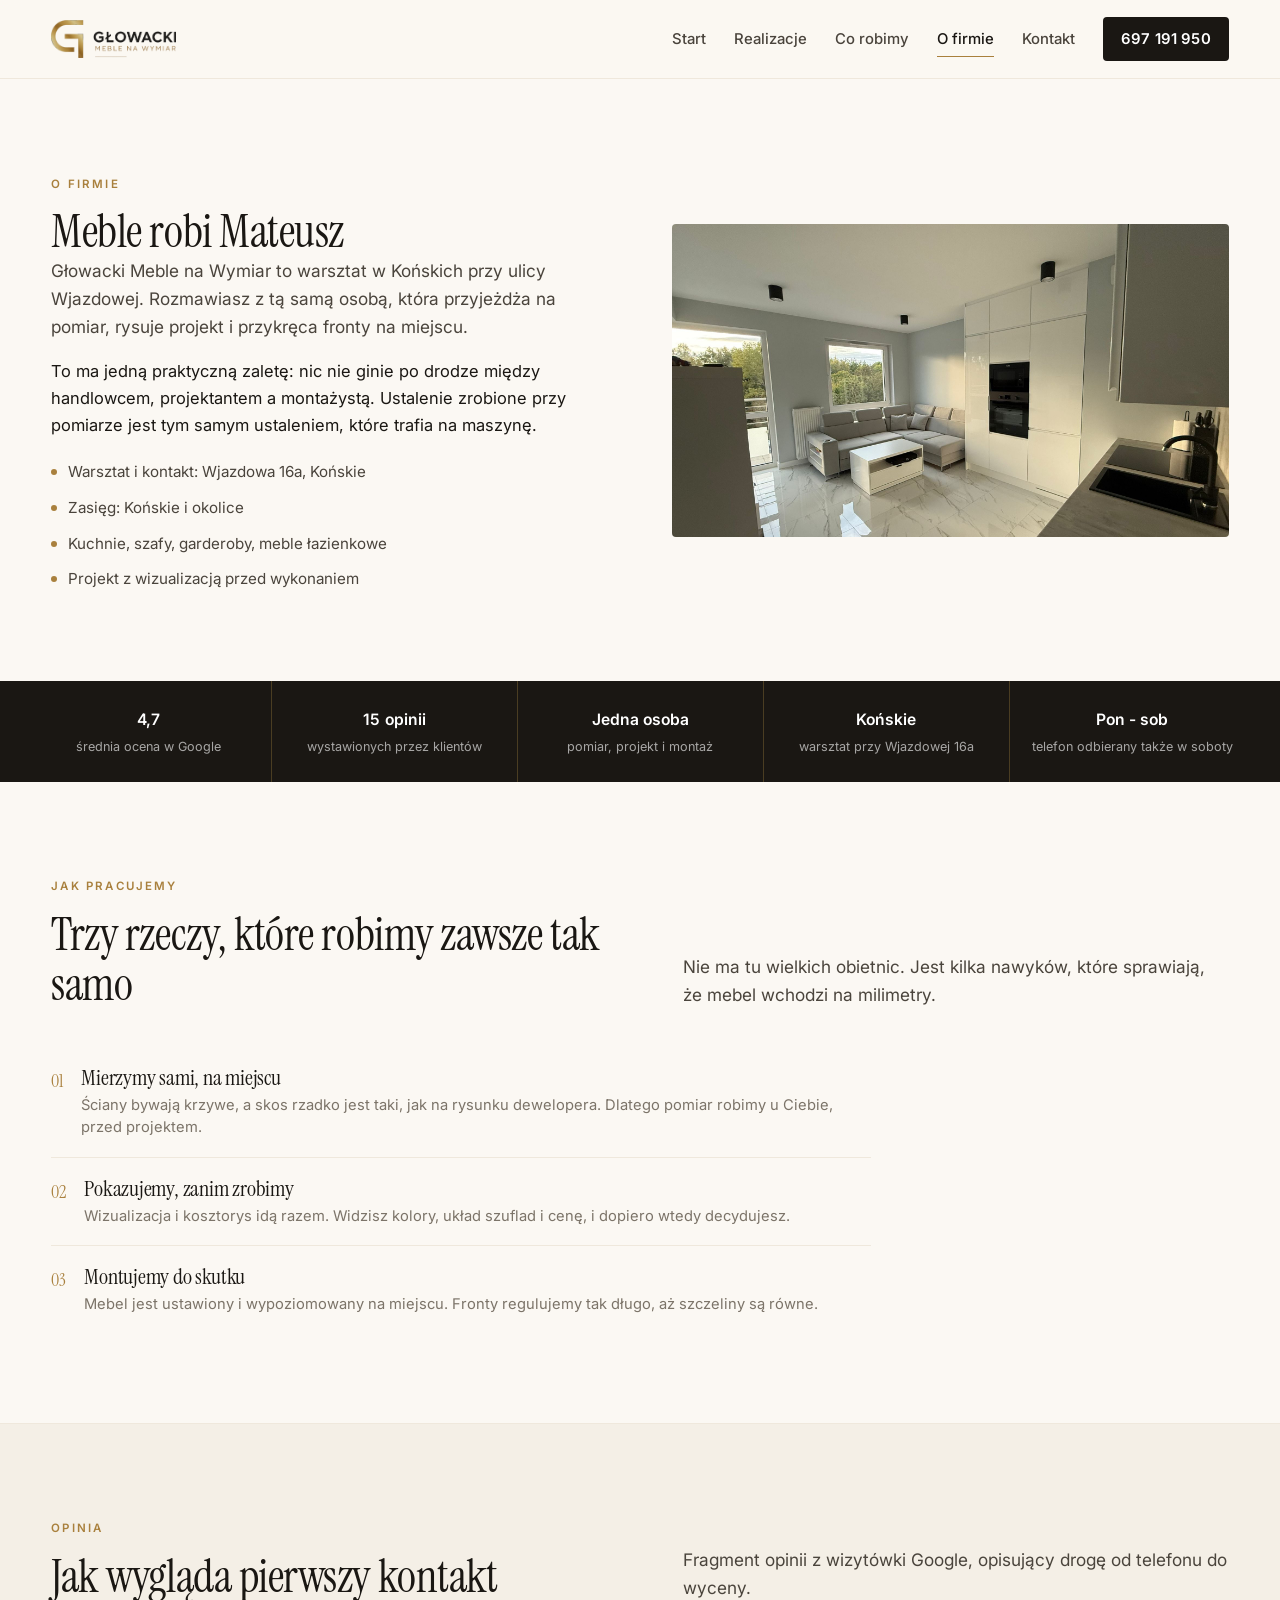
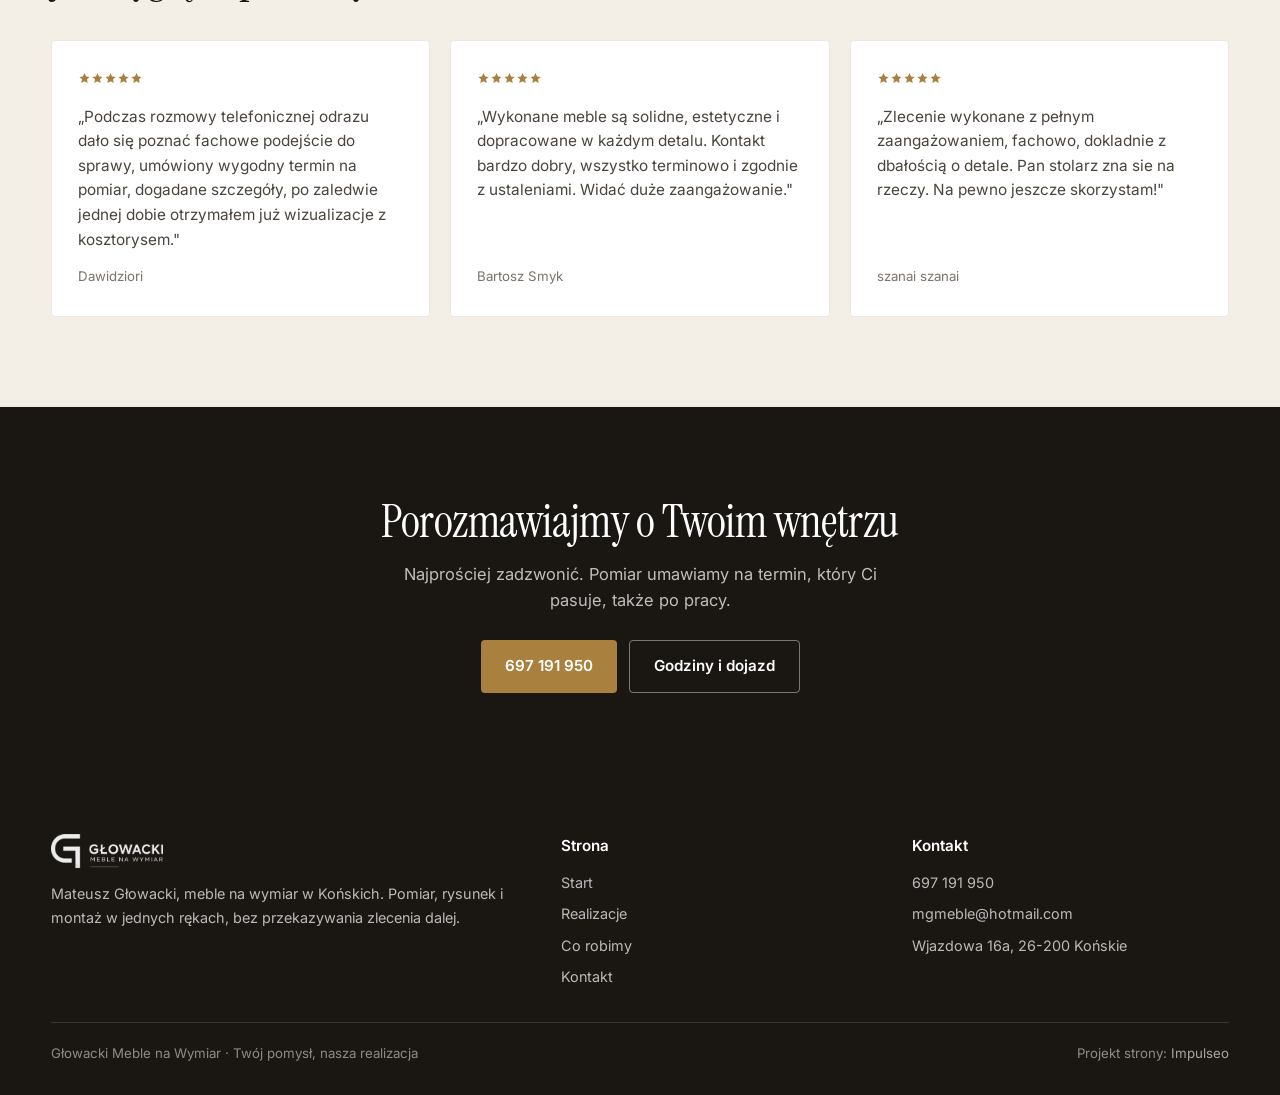
<file: o-nas.html>
<!DOCTYPE html>
<html lang="pl">
<head>
<meta name="robots" content="noindex, nofollow">
<meta charset="UTF-8">
<meta name="viewport" content="width=device-width,initial-scale=1">
<title>O firmie | Głowacki Meble na Wymiar, Końskie</title>
<meta name="description" content="Głowacki Meble na Wymiar z Końskich, ulica Wjazdowa 16a. Meble robi Mateusz Głowacki: pomiar, projekt z wizualizacją, wykonanie i montaż. 4,7 na 15 opinii Google.">
<meta property="og:title" content="O firmie | Głowacki Meble na Wymiar">
<meta property="og:description" content="Warsztat z Końskich. Pomiar, projekt, wykonanie i montaż z jednej ręki.">
<meta property="og:image" content="img/hero-3.jpg">
<meta property="og:type" content="website">
<link rel="preconnect" href="https://fonts.googleapis.com">
<link rel="preconnect" href="https://fonts.gstatic.com" crossorigin>
<link href="https://fonts.googleapis.com/css2?family=Instrument+Serif:ital@0;1&family=Inter:wght@400;500;600&display=swap" rel="stylesheet">
<script>document.documentElement.classList.add('js')</script>
<link rel="stylesheet" href="assets/app.css?v=4">
</head>
<body>

<header class="nav">
  <div class="wrap nav-in">
    <a class="brand" href="index.html"><img src="img/logo.png" alt="Głowacki Meble na Wymiar"></a>
    <nav class="nav-links">
      <a href="index.html">Start</a>
      <a href="realizacje.html">Realizacje</a>
      <a href="oferta.html">Co robimy</a>
      <a href="o-nas.html" class="on">O firmie</a>
      <a href="kontakt.html">Kontakt</a>
      <a class="nav-tel" href="tel:+48697191950">697 191 950</a>
    </nav>
    <button class="burger" aria-label="Menu"><span></span><span></span><span></span></button>
  </div>
</header>

<section>
  <div class="wrap split">
    <div class="rv">
      <span class="eyebrow">O firmie</span>
      <h2>Meble robi Mateusz</h2>
      <p class="lead">Głowacki Meble na Wymiar to warsztat w Końskich przy ulicy Wjazdowej. Rozmawiasz z tą samą osobą, która przyjeżdża na pomiar, rysuje projekt i przykręca fronty na miejscu.</p>
      <p>To ma jedną praktyczną zaletę: nic nie ginie po drodze między handlowcem, projektantem a montażystą. Ustalenie zrobione przy pomiarze jest tym samym ustaleniem, które trafia na maszynę.</p>
      <ul class="facts">
        <li>Warsztat i kontakt: Wjazdowa 16a, Końskie</li>
        <li>Zasięg: Końskie i okolice</li>
        <li>Kuchnie, szafy, garderoby, meble łazienkowe</li>
        <li>Projekt z wizualizacją przed wykonaniem</li>
      </ul>
    </div>
    <div class="ph rv"><img src="img/hero-3.jpg" alt="Salon z białą zabudową do sufitu i zabudowanym piekarnikiem" loading="lazy"></div>
  </div>
</section>

<section class="strip">
  <div class="wrap">
    <div class="cell"><div class="k">4,7</div><div class="v">średnia ocena w Google</div></div>
    <div class="cell"><div class="k">15 opinii</div><div class="v">wystawionych przez klientów</div></div>
    <div class="cell"><div class="k">Jedna osoba</div><div class="v">pomiar, projekt i montaż</div></div>
    <div class="cell"><div class="k">Końskie</div><div class="v">warsztat przy Wjazdowej 16a</div></div>
    <div class="cell"><div class="k">Pon - sob</div><div class="v">telefon odbierany także w soboty</div></div>
  </div>
</section>

<section>
  <div class="wrap">
    <div class="head">
      <div>
        <span class="eyebrow">Jak pracujemy</span>
        <h2>Trzy rzeczy, które robimy zawsze tak samo</h2>
      </div>
      <p class="lead">Nie ma tu wielkich obietnic. Jest kilka nawyków, które sprawiają, że mebel wchodzi na milimetry.</p>
    </div>
    <ol class="steps rv" style="max-width:820px">
      <li>
        <div>
          <h3>Mierzymy sami, na miejscu</h3>
          <p>Ściany bywają krzywe, a skos rzadko jest taki, jak na rysunku dewelopera. Dlatego pomiar robimy u Ciebie, przed projektem.</p>
        </div>
      </li>
      <li>
        <div>
          <h3>Pokazujemy, zanim zrobimy</h3>
          <p>Wizualizacja i kosztorys idą razem. Widzisz kolory, układ szuflad i cenę, i dopiero wtedy decydujesz.</p>
        </div>
      </li>
      <li>
        <div>
          <h3>Montujemy do skutku</h3>
          <p>Mebel jest ustawiony i wypoziomowany na miejscu. Fronty regulujemy tak długo, aż szczeliny są równe.</p>
        </div>
      </li>
    </ol>
  </div>
</section>

<section style="background:var(--paper-2);border-block:1px solid var(--line-2)">
  <div class="wrap">
    <div class="head">
      <div>
        <span class="eyebrow">Opinia</span>
        <h2>Jak wygląda pierwszy kontakt</h2>
      </div>
      <p class="lead">Fragment opinii z wizytówki Google, opisujący drogę od telefonu do wyceny.</p>
    </div>
    <div class="quotes">
      <div class="quote rv">
        <div class="stars" aria-label="Ocena 5 na 5"><svg viewBox="0 0 24 24" width="13" height="13" fill="currentColor" aria-hidden="true"><path d="M12 2l2.9 6.3 6.6.7-4.9 4.5 1.3 6.6L12 17l-5.9 3.1 1.3-6.6L2.5 9l6.6-.7z"/></svg><svg viewBox="0 0 24 24" width="13" height="13" fill="currentColor" aria-hidden="true"><path d="M12 2l2.9 6.3 6.6.7-4.9 4.5 1.3 6.6L12 17l-5.9 3.1 1.3-6.6L2.5 9l6.6-.7z"/></svg><svg viewBox="0 0 24 24" width="13" height="13" fill="currentColor" aria-hidden="true"><path d="M12 2l2.9 6.3 6.6.7-4.9 4.5 1.3 6.6L12 17l-5.9 3.1 1.3-6.6L2.5 9l6.6-.7z"/></svg><svg viewBox="0 0 24 24" width="13" height="13" fill="currentColor" aria-hidden="true"><path d="M12 2l2.9 6.3 6.6.7-4.9 4.5 1.3 6.6L12 17l-5.9 3.1 1.3-6.6L2.5 9l6.6-.7z"/></svg><svg viewBox="0 0 24 24" width="13" height="13" fill="currentColor" aria-hidden="true"><path d="M12 2l2.9 6.3 6.6.7-4.9 4.5 1.3 6.6L12 17l-5.9 3.1 1.3-6.6L2.5 9l6.6-.7z"/></svg></div>
        <p>„Podczas rozmowy telefonicznej odrazu dało się poznać fachowe podejście do sprawy, umówiony wygodny termin na pomiar, dogadane szczegóły, po zaledwie jednej dobie otrzymałem już wizualizacje z kosztorysem."</p>
        <div class="who">Dawidziori</div>
      </div>
      <div class="quote rv">
        <div class="stars" aria-label="Ocena 5 na 5"><svg viewBox="0 0 24 24" width="13" height="13" fill="currentColor" aria-hidden="true"><path d="M12 2l2.9 6.3 6.6.7-4.9 4.5 1.3 6.6L12 17l-5.9 3.1 1.3-6.6L2.5 9l6.6-.7z"/></svg><svg viewBox="0 0 24 24" width="13" height="13" fill="currentColor" aria-hidden="true"><path d="M12 2l2.9 6.3 6.6.7-4.9 4.5 1.3 6.6L12 17l-5.9 3.1 1.3-6.6L2.5 9l6.6-.7z"/></svg><svg viewBox="0 0 24 24" width="13" height="13" fill="currentColor" aria-hidden="true"><path d="M12 2l2.9 6.3 6.6.7-4.9 4.5 1.3 6.6L12 17l-5.9 3.1 1.3-6.6L2.5 9l6.6-.7z"/></svg><svg viewBox="0 0 24 24" width="13" height="13" fill="currentColor" aria-hidden="true"><path d="M12 2l2.9 6.3 6.6.7-4.9 4.5 1.3 6.6L12 17l-5.9 3.1 1.3-6.6L2.5 9l6.6-.7z"/></svg><svg viewBox="0 0 24 24" width="13" height="13" fill="currentColor" aria-hidden="true"><path d="M12 2l2.9 6.3 6.6.7-4.9 4.5 1.3 6.6L12 17l-5.9 3.1 1.3-6.6L2.5 9l6.6-.7z"/></svg></div>
        <p>„Wykonane meble są solidne, estetyczne i dopracowane w każdym detalu. Kontakt bardzo dobry, wszystko terminowo i zgodnie z ustaleniami. Widać duże zaangażowanie."</p>
        <div class="who">Bartosz Smyk</div>
      </div>
      <div class="quote rv">
        <div class="stars" aria-label="Ocena 5 na 5"><svg viewBox="0 0 24 24" width="13" height="13" fill="currentColor" aria-hidden="true"><path d="M12 2l2.9 6.3 6.6.7-4.9 4.5 1.3 6.6L12 17l-5.9 3.1 1.3-6.6L2.5 9l6.6-.7z"/></svg><svg viewBox="0 0 24 24" width="13" height="13" fill="currentColor" aria-hidden="true"><path d="M12 2l2.9 6.3 6.6.7-4.9 4.5 1.3 6.6L12 17l-5.9 3.1 1.3-6.6L2.5 9l6.6-.7z"/></svg><svg viewBox="0 0 24 24" width="13" height="13" fill="currentColor" aria-hidden="true"><path d="M12 2l2.9 6.3 6.6.7-4.9 4.5 1.3 6.6L12 17l-5.9 3.1 1.3-6.6L2.5 9l6.6-.7z"/></svg><svg viewBox="0 0 24 24" width="13" height="13" fill="currentColor" aria-hidden="true"><path d="M12 2l2.9 6.3 6.6.7-4.9 4.5 1.3 6.6L12 17l-5.9 3.1 1.3-6.6L2.5 9l6.6-.7z"/></svg><svg viewBox="0 0 24 24" width="13" height="13" fill="currentColor" aria-hidden="true"><path d="M12 2l2.9 6.3 6.6.7-4.9 4.5 1.3 6.6L12 17l-5.9 3.1 1.3-6.6L2.5 9l6.6-.7z"/></svg></div>
        <p>„Zlecenie wykonane z pełnym zaangażowaniem, fachowo, dokladnie z dbałością o detale. Pan stolarz zna sie na rzeczy. Na pewno jeszcze skorzystam!"</p>
        <div class="who">szanai szanai</div>
      </div>
    </div>
  </div>
</section>

<section class="cta">
  <div class="wrap">
    <h2>Porozmawiajmy o Twoim wnętrzu</h2>
    <p>Najprościej zadzwonić. Pomiar umawiamy na termin, który Ci pasuje, także po pracy.</p>
    <div class="btns">
      <a class="btn btn-fill" href="tel:+48697191950">697 191 950</a>
      <a class="btn btn-line" href="kontakt.html">Godziny i dojazd</a>
    </div>
  </div>
</section>

<footer class="foot">
  <div class="wrap">
    <div class="foot-grid">
      <div>
        <img class="foot-logo" src="img/logo.png" alt="Głowacki Meble na Wymiar">
        <p>Mateusz Głowacki, meble na wymiar w Końskich. Pomiar, rysunek i montaż w jednych rękach, bez przekazywania zlecenia dalej.</p>
      </div>
      <div>
        <h4>Strona</h4>
        <ul>
          <li><a href="index.html">Start</a></li>
          <li><a href="realizacje.html">Realizacje</a></li>
          <li><a href="oferta.html">Co robimy</a></li>
          <li><a href="kontakt.html">Kontakt</a></li>
        </ul>
      </div>
      <div>
        <h4>Kontakt</h4>
        <ul>
          <li><a href="tel:+48697191950">697 191 950</a></li>
          <li><a href="mailto:mgmeble@hotmail.com">mgmeble@hotmail.com</a></li>
          <li>Wjazdowa 16a, 26-200 Końskie</li>
        </ul>
      </div>
    </div>
    <div class="foot-bar">
      <span>Głowacki Meble na Wymiar &middot; Twój pomysł, nasza realizacja</span>
      <span>Projekt strony: <a href="https://impulseo.pl" target="_blank" rel="noopener">Impulseo</a></span>
    </div>
  </div>
</footer>

<script src="assets/app.js?v=2"></script>
<script src="assets/beacon.js"></script>
</body>
</html>
</file>
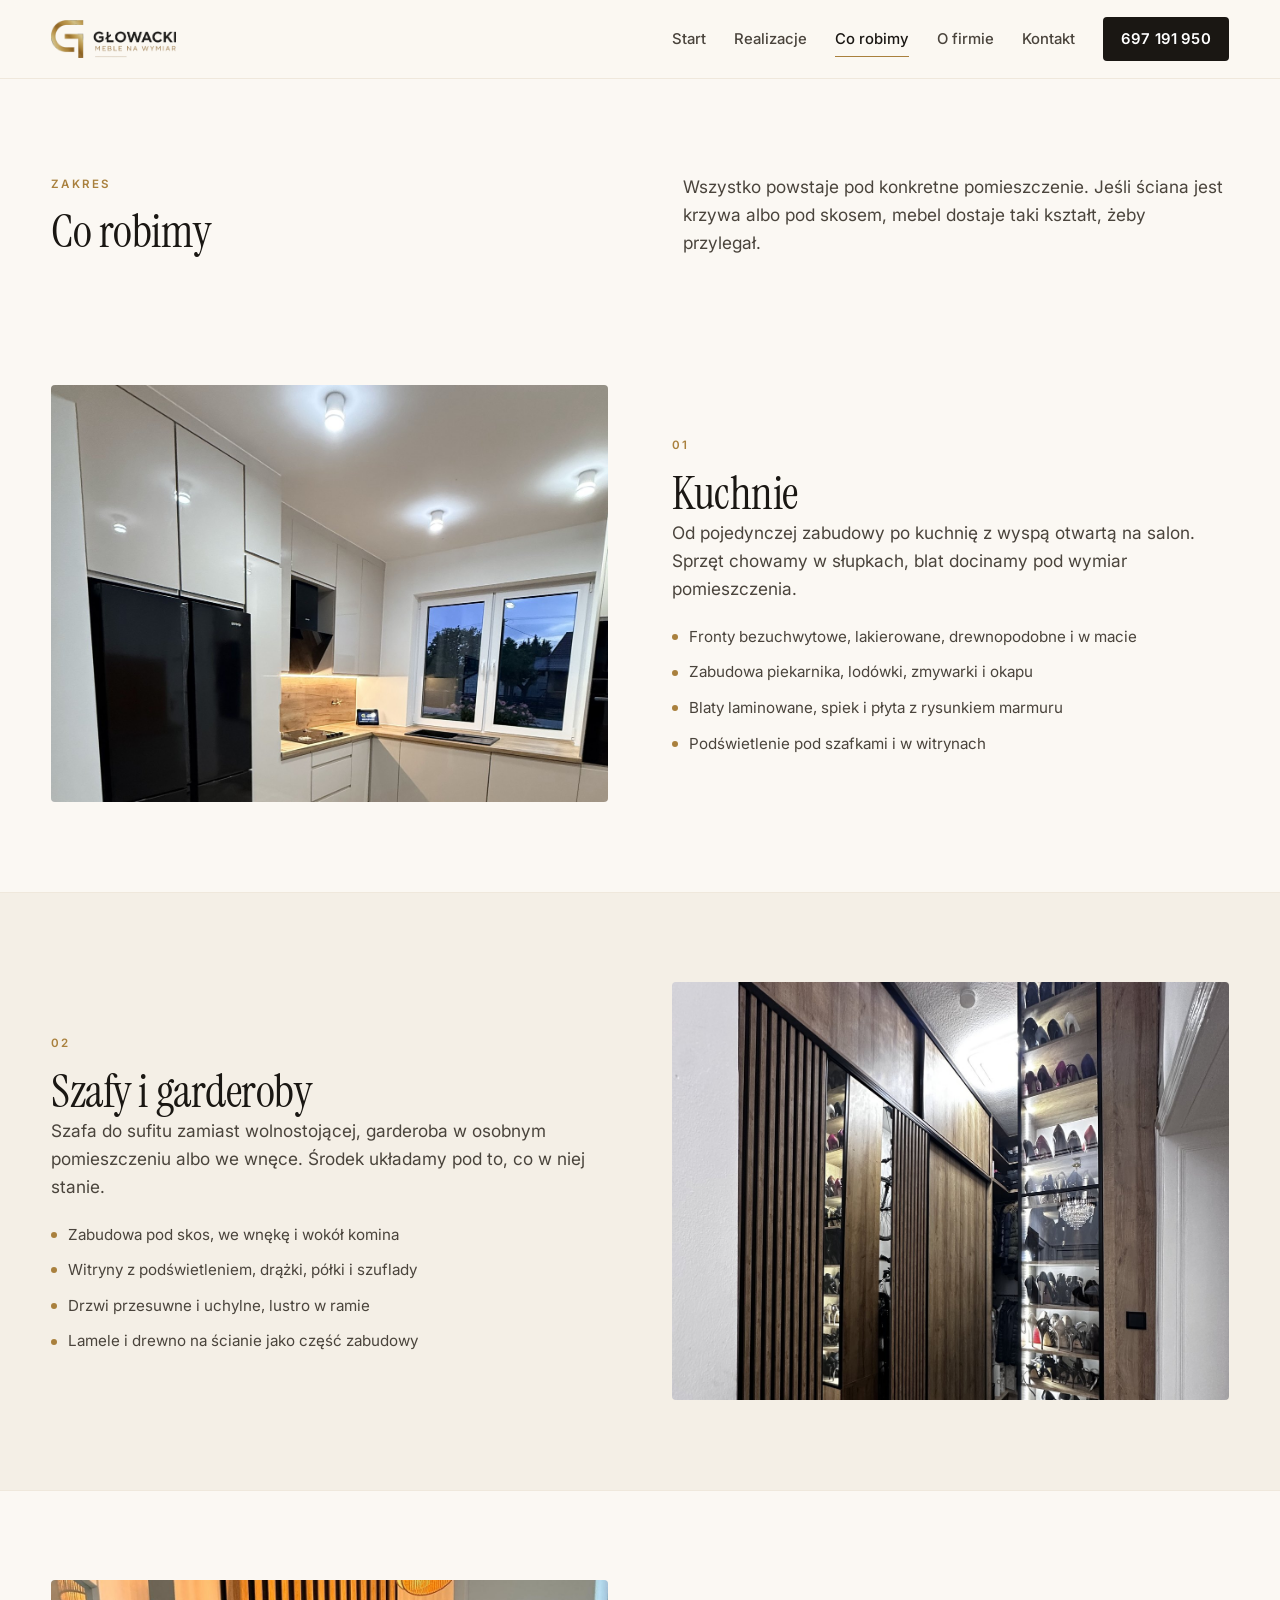
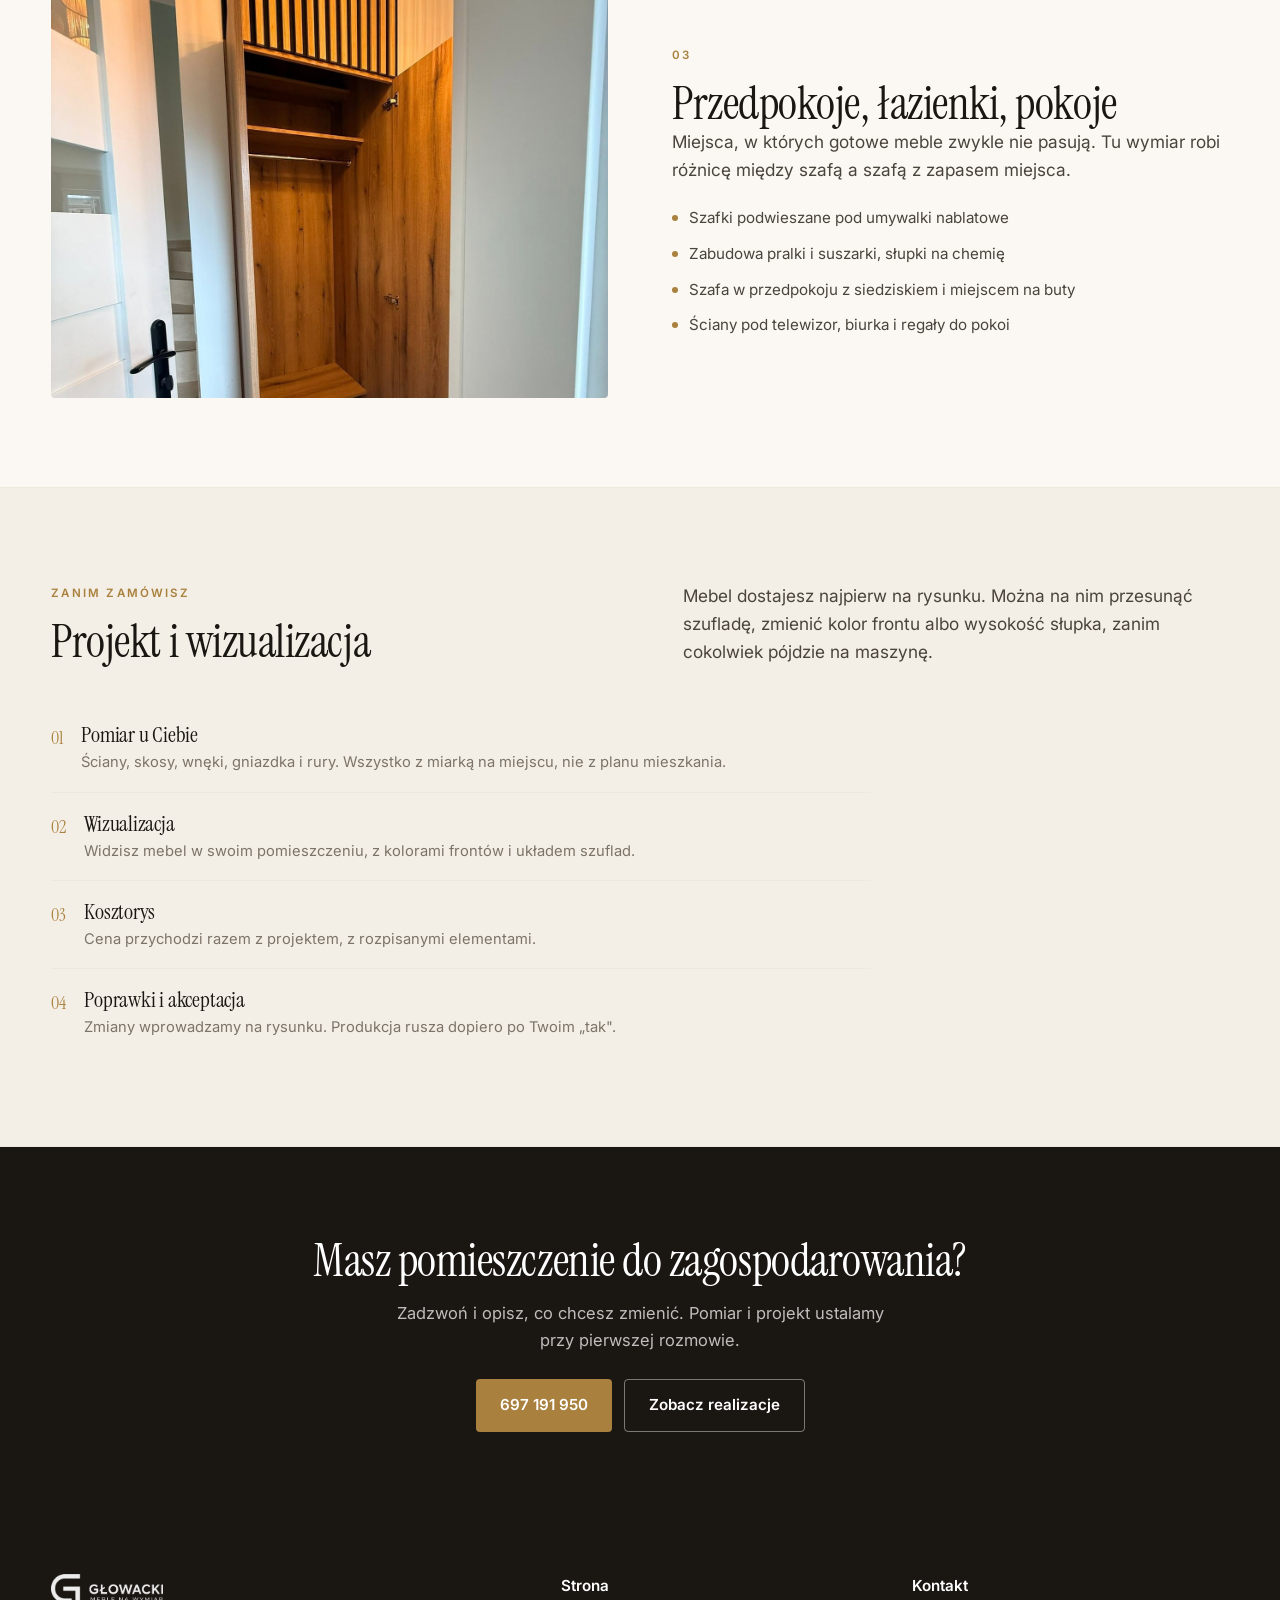
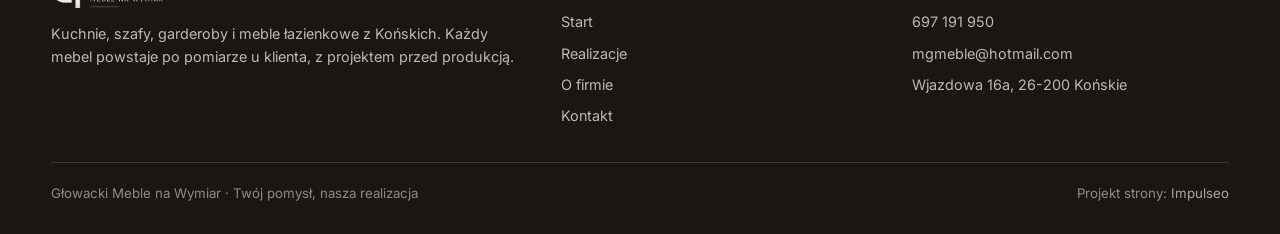
<file: oferta.html>
<!DOCTYPE html>
<html lang="pl">
<head>
<meta name="robots" content="noindex, nofollow">
<meta charset="UTF-8">
<meta name="viewport" content="width=device-width,initial-scale=1">
<title>Co robimy | Kuchnie, szafy, garderoby na wymiar - Końskie</title>
<meta name="description" content="Kuchnie na wymiar, szafy i garderoby, meble łazienkowe, zabudowy przedpokoju i pokoi. Pomiar u klienta, projekt z wizualizacją, wykonanie i montaż w Końskich.">
<meta property="og:title" content="Co robimy | Głowacki Meble na Wymiar">
<meta property="og:description" content="Kuchnie, szafy, garderoby, meble łazienkowe i zabudowy pod nietypowe wnętrza.">
<meta property="og:image" content="img/z-garderoby.jpg">
<meta property="og:type" content="website">
<link rel="preconnect" href="https://fonts.googleapis.com">
<link rel="preconnect" href="https://fonts.gstatic.com" crossorigin>
<link href="https://fonts.googleapis.com/css2?family=Instrument+Serif:ital@0;1&family=Inter:wght@400;500;600&display=swap" rel="stylesheet">
<script>document.documentElement.classList.add('js')</script>
<link rel="stylesheet" href="assets/app.css?v=4">
</head>
<body>

<header class="nav">
  <div class="wrap nav-in">
    <a class="brand" href="index.html"><img src="img/logo.png" alt="Głowacki Meble na Wymiar"></a>
    <nav class="nav-links">
      <a href="index.html">Start</a>
      <a href="realizacje.html">Realizacje</a>
      <a href="oferta.html" class="on">Co robimy</a>
      <a href="o-nas.html">O firmie</a>
      <a href="kontakt.html">Kontakt</a>
      <a class="nav-tel" href="tel:+48697191950">697 191 950</a>
    </nav>
    <button class="burger" aria-label="Menu"><span></span><span></span><span></span></button>
  </div>
</header>

<section style="padding-bottom:0">
  <div class="wrap">
    <div class="head">
      <div>
        <span class="eyebrow">Zakres</span>
        <h2>Co robimy</h2>
      </div>
      <p class="lead">Wszystko powstaje pod konkretne pomieszczenie. Jeśli ściana jest krzywa albo pod skosem, mebel dostaje taki kształt, żeby przylegał.</p>
    </div>
  </div>
</section>

<section>
  <div class="wrap split">
    <div class="ph rv"><img src="img/z-kuchnie.jpg" alt="Kuchnia na wymiar w bieli z drewnianym blatem i czarną lodówką" loading="lazy"></div>
    <div class="rv">
      <span class="eyebrow">01</span>
      <h2>Kuchnie</h2>
      <p class="lead">Od pojedynczej zabudowy po kuchnię z wyspą otwartą na salon. Sprzęt chowamy w słupkach, blat docinamy pod wymiar pomieszczenia.</p>
      <ul class="facts">
        <li>Fronty bezuchwytowe, lakierowane, drewnopodobne i w macie</li>
        <li>Zabudowa piekarnika, lodówki, zmywarki i okapu</li>
        <li>Blaty laminowane, spiek i płyta z rysunkiem marmuru</li>
        <li>Podświetlenie pod szafkami i w witrynach</li>
      </ul>
    </div>
  </div>
</section>

<section style="background:var(--paper-2);border-block:1px solid var(--line-2)">
  <div class="wrap split">
    <div class="rv">
      <span class="eyebrow">02</span>
      <h2>Szafy i garderoby</h2>
      <p class="lead">Szafa do sufitu zamiast wolnostojącej, garderoba w osobnym pomieszczeniu albo we wnęce. Środek układamy pod to, co w niej stanie.</p>
      <ul class="facts">
        <li>Zabudowa pod skos, we wnękę i wokół komina</li>
        <li>Witryny z podświetleniem, drążki, półki i szuflady</li>
        <li>Drzwi przesuwne i uchylne, lustro w ramie</li>
        <li>Lamele i drewno na ścianie jako część zabudowy</li>
      </ul>
    </div>
    <div class="ph rv"><img src="img/z-garderoby.jpg" alt="Garderoba z podświetlanymi witrynami na obuwie" loading="lazy"></div>
  </div>
</section>

<section>
  <div class="wrap split">
    <div class="ph rv"><img src="img/z-przedpokoj.jpg" alt="Zabudowa przedpokoju z drewnianym wnętrzem szafy" loading="lazy"></div>
    <div class="rv">
      <span class="eyebrow">03</span>
      <h2>Przedpokoje, łazienki, pokoje</h2>
      <p class="lead">Miejsca, w których gotowe meble zwykle nie pasują. Tu wymiar robi różnicę między szafą a szafą z zapasem miejsca.</p>
      <ul class="facts">
        <li>Szafki podwieszane pod umywalki nablatowe</li>
        <li>Zabudowa pralki i suszarki, słupki na chemię</li>
        <li>Szafa w przedpokoju z siedziskiem i miejscem na buty</li>
        <li>Ściany pod telewizor, biurka i regały do pokoi</li>
      </ul>
    </div>
  </div>
</section>

<section class="doba">
  <div class="wrap">
    <div class="head">
      <div>
        <span class="eyebrow">Zanim zamówisz</span>
        <h2>Projekt i wizualizacja</h2>
      </div>
      <p class="lead">Mebel dostajesz najpierw na rysunku. Można na nim przesunąć szufladę, zmienić kolor frontu albo wysokość słupka, zanim cokolwiek pójdzie na maszynę.</p>
    </div>
    <ol class="steps rv" style="max-width:820px">
      <li>
        <div>
          <h3>Pomiar u Ciebie</h3>
          <p>Ściany, skosy, wnęki, gniazdka i rury. Wszystko z miarką na miejscu, nie z planu mieszkania.</p>
        </div>
      </li>
      <li>
        <div>
          <h3>Wizualizacja</h3>
          <p>Widzisz mebel w swoim pomieszczeniu, z kolorami frontów i układem szuflad.</p>
        </div>
      </li>
      <li>
        <div>
          <h3>Kosztorys</h3>
          <p>Cena przychodzi razem z projektem, z rozpisanymi elementami.</p>
        </div>
      </li>
      <li>
        <div>
          <h3>Poprawki i akceptacja</h3>
          <p>Zmiany wprowadzamy na rysunku. Produkcja rusza dopiero po Twoim „tak".</p>
        </div>
      </li>
    </ol>
  </div>
</section>

<section class="cta">
  <div class="wrap">
    <h2>Masz pomieszczenie do zagospodarowania?</h2>
    <p>Zadzwoń i opisz, co chcesz zmienić. Pomiar i projekt ustalamy przy pierwszej rozmowie.</p>
    <div class="btns">
      <a class="btn btn-fill" href="tel:+48697191950">697 191 950</a>
      <a class="btn btn-line" href="realizacje.html">Zobacz realizacje</a>
    </div>
  </div>
</section>

<footer class="foot">
  <div class="wrap">
    <div class="foot-grid">
      <div>
        <img class="foot-logo" src="img/logo.png" alt="Głowacki Meble na Wymiar">
        <p>Kuchnie, szafy, garderoby i meble łazienkowe z Końskich. Każdy mebel powstaje po pomiarze u klienta, z projektem przed produkcją.</p>
      </div>
      <div>
        <h4>Strona</h4>
        <ul>
          <li><a href="index.html">Start</a></li>
          <li><a href="realizacje.html">Realizacje</a></li>
          <li><a href="o-nas.html">O firmie</a></li>
          <li><a href="kontakt.html">Kontakt</a></li>
        </ul>
      </div>
      <div>
        <h4>Kontakt</h4>
        <ul>
          <li><a href="tel:+48697191950">697 191 950</a></li>
          <li><a href="mailto:mgmeble@hotmail.com">mgmeble@hotmail.com</a></li>
          <li>Wjazdowa 16a, 26-200 Końskie</li>
        </ul>
      </div>
    </div>
    <div class="foot-bar">
      <span>Głowacki Meble na Wymiar &middot; Twój pomysł, nasza realizacja</span>
      <span>Projekt strony: <a href="https://impulseo.pl" target="_blank" rel="noopener">Impulseo</a></span>
    </div>
  </div>
</footer>

<script src="assets/app.js?v=2"></script>
<script src="assets/beacon.js"></script>
</body>
</html>
</file>
<file: assets/app.css>
/* Głowacki Meble na Wymiar — Końskie
   Paleta wyprowadzona z logo klienta: mosiądz + grafit na ciepłej bieli. */

:root{
  --paper:#FBF8F3;
  --paper-2:#F4EFE6;
  --ink:#1A1713;
  --ink-2:#4A443C;
  --ink-3:#7C7469;
  --brass:#A9803D;
  --brass-soft:#C9A24A;
  --line:#E2D9CB;
  --line-2:#EFE8DC;
  --shadow:0 1px 2px rgba(26,23,19,.05), 0 8px 30px rgba(26,23,19,.06);
  --r:4px;
  --nav-h:78px;
  --img-hover-scale:1.02;
  --img-hover-bright:1.05;
}

*{box-sizing:border-box}
html{-webkit-text-size-adjust:100%}
body{
  margin:0;
  background:var(--paper);
  color:var(--ink);
  font-family:Inter,system-ui,-apple-system,"Segoe UI",sans-serif;
  font-size:16.5px;
  line-height:1.62;
  -webkit-font-smoothing:antialiased;
}
img{max-width:100%;display:block}
a{color:inherit}
[hidden]{display:none!important}

h1,h2,h3,.serif{
  font-family:"Instrument Serif",Georgia,"Times New Roman",serif;
  font-weight:400;
  letter-spacing:-.01em;
  line-height:1.08;
  margin:0;
}
h1{font-size:clamp(2.5rem,6vw,4.6rem)}
h2{font-size:clamp(1.9rem,3.6vw,3rem)}
h3{font-size:clamp(1.15rem,1.7vw,1.45rem);line-height:1.2}
p{margin:0 0 1em}
em{font-style:italic;color:var(--brass)}

.wrap{width:min(92%,1240px);margin-inline:auto}
section{padding-block:clamp(56px,7vw,104px)}

.eyebrow{
  display:inline-block;
  font-size:.72rem;
  letter-spacing:.19em;
  text-transform:uppercase;
  color:var(--brass);
  font-weight:600;
  margin-bottom:14px;
}
.eyebrow.on-dark{color:#EBC777;text-shadow:0 1px 12px rgba(0,0,0,.55)}
.lead{font-size:1.08rem;color:var(--ink-2);max-width:56ch}

/* ---------- nagłówek ---------- */
.nav{
  position:sticky;top:0;z-index:60;
  background:rgba(251,248,243,.93);
  backdrop-filter:saturate(1.4) blur(10px);
  border-bottom:1px solid var(--line-2);
}
.nav-in{display:flex;align-items:center;justify-content:space-between;gap:20px;height:var(--nav-h)}
.brand{display:flex;align-items:center;flex-shrink:0}
.brand img{height:38px;width:auto}
.nav-links{display:flex;align-items:center;gap:28px}
.nav-links a{
  text-decoration:none;color:var(--ink-2);
  font-size:.93rem;font-weight:500;
  padding-block:6px;position:relative;
}
.nav-links a::after{
  content:"";position:absolute;left:0;right:0;bottom:0;height:1px;
  background:var(--brass);transform:scaleX(0);transform-origin:left;
  transition:transform .3s ease;
}
.nav-links a:hover::after,.nav-links a.on::after{transform:scaleX(1)}
.nav-links a.on{color:var(--ink)}
.nav .nav-links a.nav-tel{
  background:var(--ink);color:#fff;
  padding:10px 18px;border-radius:var(--r);
  font-weight:600;letter-spacing:.01em;
  transition:background .25s ease;
}
.nav .nav-links a.nav-tel::after{display:none}
.nav .nav-links a.nav-tel:hover{background:var(--brass)}
.burger{display:none;background:none;border:0;padding:10px;cursor:pointer}
.burger span{display:block;width:24px;height:2px;background:var(--ink);margin:5px 0}

/* ---------- hero ---------- */
.showcase{
  position:relative;
  min-height:clamp(520px,82vh,780px);
  display:flex;align-items:flex-end;
  background:#2A241C center/cover no-repeat;
  overflow:hidden;
}
.slides{position:absolute;inset:0}
.slide{position:absolute;inset:0;opacity:0;transition:opacity 1.5s ease}
.slide.on{opacity:1}
.slide img{width:100%;height:100%;object-fit:cover;transform:scale(1.03);transition:transform 9s linear}
.slide.on img{transform:scale(1.10)}
.showcase-scrim{
  position:absolute;inset:0;
  background:
    linear-gradient(100deg,rgba(20,17,13,.62) 0%,rgba(20,17,13,.34) 38%,rgba(20,17,13,0) 68%),
    linear-gradient(180deg,rgba(20,17,13,.34) 0%,rgba(20,17,13,.10) 34%,rgba(20,17,13,.60) 78%,rgba(20,17,13,.84) 100%);
}
.showcase-in{position:relative;width:100%;padding-block:44px 40px;color:#fff}
.showcase-in h1{color:#fff;max-width:15ch;text-shadow:0 2px 26px rgba(0,0,0,.3)}
.showcase-in h1 em{color:var(--brass-soft);font-style:italic}
.sub{color:rgba(255,255,255,.9);max-width:52ch;margin-top:16px;font-size:1.05rem}
.caps{margin-top:22px;min-height:2.6em;position:relative}
.cap{
  position:absolute;left:0;right:0;top:0;max-width:54ch;
  opacity:0;transform:translateY(6px);
  transition:opacity .6s ease,transform .6s ease;
  font-size:.9rem;color:rgba(255,255,255,.82);
  border-left:2px solid var(--brass-soft);padding-left:12px;
}
.cap.on{opacity:1;transform:none}
.cap b{color:#fff;font-weight:600}
.dots{display:flex;gap:9px;margin-top:8px}
.dots button{
  width:26px;height:3px;border:0;padding:0;cursor:pointer;
  background:rgba(255,255,255,.34);transition:background .3s ease;
}
.dots button.on{background:var(--brass-soft)}
.showcase-cta{display:flex;flex-wrap:wrap;gap:12px;margin-top:26px}

.btn{
  display:inline-flex;align-items:center;gap:9px;
  padding:13px 24px;border-radius:var(--r);
  text-decoration:none;font-weight:600;font-size:.95rem;
  transition:background .25s ease,color .25s ease,border-color .25s ease,transform .25s ease;
}
.btn-fill{background:var(--brass);color:#fff}
.btn-fill:hover{background:var(--ink);transform:translateY(-1px)}
.btn-line{border:1px solid rgba(255,255,255,.5);color:#fff}
.btn-line:hover{background:#fff;color:var(--ink)}
.btn-dark{background:var(--ink);color:#fff}
.btn-dark:hover{background:var(--brass)}
.btn-ghost{border:1px solid var(--line);color:var(--ink)}
.btn-ghost:hover{border-color:var(--brass);color:var(--brass)}
.arr{transition:transform .25s ease}
.btn:hover .arr{transform:translateX(3px)}

/* ---------- pasek haseł (5 w rzędzie, wyśrodkowane) ---------- */
.strip{background:var(--ink);color:#fff;padding-block:0}
.strip .wrap{
  width:min(96%,1440px);
  display:grid;grid-template-columns:repeat(5,1fr);
}
.cell{
  padding:26px 16px;text-align:center;
  display:flex;flex-direction:column;justify-content:center;gap:5px;
  border-left:1px solid rgba(201,162,74,.28);
}
.cell:first-child{border-left:0}
.cell .k{font-size:.98rem;font-weight:600;letter-spacing:.005em}
.cell .v{font-size:.79rem;color:rgba(255,255,255,.62);line-height:1.4}

/* ---------- nagłówki sekcji ---------- */
.head{
  display:grid;grid-template-columns:1.1fr 1fr;gap:32px;align-items:end;
  margin-bottom:38px;
}
.head .lead{margin:0}

/* ---------- kafle zakresu ---------- */
.tiles{display:grid;grid-template-columns:repeat(4,1fr);gap:20px}
.tile{
  text-decoration:none;color:inherit;display:block;
  background:#fff;border:1px solid var(--line-2);border-radius:var(--r);
  overflow:hidden;transition:border-color .3s ease,box-shadow .3s ease,transform .3s ease;
}
.tile:hover{border-color:var(--line);box-shadow:var(--shadow);transform:translateY(-2px)}
.tile .ph{aspect-ratio:4/3;overflow:hidden;background:var(--paper-2)}
.tile .ph img{
  width:100%;height:100%;object-fit:cover;
  transition:transform .6s ease,filter .6s ease;
}
.tile:hover .ph img{transform:scale(var(--img-hover-scale));filter:brightness(var(--img-hover-bright))}
.tile h3{margin:18px 20px 6px}
.tile p{margin:0 20px 20px;color:var(--ink-3);font-size:.9rem;line-height:1.5}

/* ---------- sygnatura: doba ---------- */
.doba{background:var(--paper-2);border-block:1px solid var(--line-2)}
.doba-grid{display:grid;grid-template-columns:1.06fr 1fr;gap:clamp(30px,5vw,64px);align-items:center}
.doba-mark{
  display:flex;align-items:baseline;gap:20px;
  padding-bottom:22px;margin-bottom:22px;border-bottom:1px solid var(--line);
}
.doba-mark b{
  font-family:"Instrument Serif",Georgia,serif;font-weight:400;
  font-size:clamp(3.2rem,6vw,4.8rem);line-height:.86;color:var(--brass);
  flex-shrink:0;
}
.doba-mark span{font-size:.93rem;line-height:1.5;color:var(--ink-2)}
.steps{list-style:none;margin:0;padding:0;counter-reset:s}
.steps li{
  counter-increment:s;
  display:grid;grid-template-columns:auto 1fr;gap:18px;
  padding:18px 0;border-bottom:1px solid var(--line-2);
}
.steps li:last-child{border-bottom:0}
.steps li::before{
  content:counter(s,decimal-leading-zero);
  font-family:"Instrument Serif",Georgia,serif;font-size:1.15rem;
  color:var(--brass);padding-top:2px;
}
.steps h3{margin-bottom:3px}
.steps p{margin:0;color:var(--ink-3);font-size:.92rem;line-height:1.5}

/* ---------- bento / mozaika ---------- */
.bento{display:grid;grid-template-columns:repeat(4,1fr);grid-auto-rows:230px;gap:16px}
.bento figure{margin:0;overflow:hidden;border-radius:var(--r);background:var(--paper-2);cursor:zoom-in;position:relative}
.bento figure img{width:100%;height:100%;object-fit:cover;transition:transform .6s ease,filter .6s ease}
.bento figure:hover img{transform:scale(var(--img-hover-scale));filter:brightness(var(--img-hover-bright))}
.bento figcaption{
  position:absolute;left:0;right:0;bottom:0;
  padding:26px 16px 13px;color:#fff;font-size:.83rem;
  background:linear-gradient(180deg,rgba(20,17,13,0),rgba(20,17,13,.72));
  opacity:0;transition:opacity .35s ease;
}
.bento figure:hover figcaption{opacity:1}
.b-tall{grid-row:span 2}
.b-wide{grid-column:span 2}
.b-big{grid-column:span 2;grid-row:span 2}

/* ---------- opinie ---------- */
.quotes{display:grid;grid-template-columns:repeat(3,1fr);gap:20px}
.quote{
  background:#fff;border:1px solid var(--line-2);border-radius:var(--r);
  padding:28px 26px;display:flex;flex-direction:column;gap:14px;
}
.quote p{margin:0;font-size:.96rem;color:var(--ink-2);line-height:1.6}
.quote .who{margin-top:auto;font-size:.83rem;color:var(--ink-3)}
.stars{color:var(--brass);letter-spacing:.14em;font-size:.86rem}
.rating-line{
  display:flex;flex-wrap:wrap;align-items:baseline;gap:12px;
  margin-top:26px;padding-top:22px;border-top:1px solid var(--line);
  font-size:.92rem;color:var(--ink-3);
}
.rating-line b{font-family:"Instrument Serif",Georgia,serif;font-size:1.9rem;color:var(--ink);font-weight:400}

/* ---------- split ---------- */
.split{display:grid;grid-template-columns:1fr 1fr;gap:clamp(28px,5vw,64px);align-items:center}
.split .ph{overflow:hidden;border-radius:var(--r);background:var(--paper-2)}
.split .ph img{width:100%;transition:transform .6s ease,filter .6s ease}
.split .ph:hover img{transform:scale(var(--img-hover-scale));filter:brightness(var(--img-hover-bright))}
.facts{list-style:none;margin:22px 0 0;padding:0;display:grid;gap:11px}
.facts li{display:grid;grid-template-columns:auto 1fr;gap:11px;font-size:.95rem;color:var(--ink-2)}
.facts li::before{content:"";width:6px;height:6px;margin-top:.6em;background:var(--brass);border-radius:50%}

/* ---------- CTA ---------- */
.cta{background:var(--ink);color:#fff;text-align:center}
.cta h2{color:#fff}
.cta p{color:rgba(255,255,255,.72);max-width:50ch;margin:14px auto 26px}
.cta .btns{display:flex;gap:12px;justify-content:center;flex-wrap:wrap}
.cta .btn-line{border-color:rgba(255,255,255,.42)}

/* ---------- kontakt ---------- */
.kontakt-grid{display:grid;grid-template-columns:1fr 1fr;gap:clamp(28px,5vw,60px)}
.kbox{background:#fff;border:1px solid var(--line-2);border-radius:var(--r);padding:30px}
.kbox h3{margin-bottom:16px}
.krow{display:grid;grid-template-columns:auto 1fr;gap:14px;padding:11px 0;border-bottom:1px solid var(--line-2);font-size:.95rem}
.krow:last-child{border-bottom:0}
.krow span{color:var(--ink-3);font-size:.85rem}
.krow a{text-decoration:none;font-weight:600}
.krow a:hover{color:var(--brass)}
.hours{list-style:none;margin:0;padding:0}
.hours li{display:flex;justify-content:space-between;gap:16px;padding:9px 0;border-bottom:1px solid var(--line-2);font-size:.93rem}
.hours li:last-child{border-bottom:0}
.hours .d{color:var(--ink-3)}
.hours .h{font-weight:600}
.hours .off{color:var(--ink-3);font-weight:400}

/* ---------- stopka ---------- */
.foot{background:var(--ink);color:rgba(255,255,255,.7);padding-block:52px 30px;font-size:.9rem}
.foot-grid{display:grid;grid-template-columns:1.5fr 1fr 1fr;gap:34px}
.foot h4{margin:0 0 12px;color:#fff;font-size:.95rem;font-weight:600}
.foot a{color:rgba(255,255,255,.7);text-decoration:none}
.foot a:hover{color:var(--brass-soft)}
.foot ul{list-style:none;margin:0;padding:0;display:grid;gap:8px}
.foot-logo{height:34px;width:auto;margin-bottom:14px;filter:brightness(0) invert(1);opacity:.92}
.foot-bar{
  margin-top:34px;padding-top:20px;border-top:1px solid rgba(255,255,255,.13);
  display:flex;flex-wrap:wrap;gap:10px;justify-content:space-between;
  font-size:.83rem;color:rgba(255,255,255,.5);
}
.foot-bar a{color:rgba(255,255,255,.62)}

/* ---------- lightbox ---------- */
.lb{position:fixed;inset:0;z-index:90;background:rgba(18,15,12,.93);display:flex;align-items:center;justify-content:center;padding:26px}
.lb img{max-width:94vw;max-height:88vh;width:auto;border-radius:var(--r)}
.lb button{position:absolute;top:20px;right:24px;background:none;border:0;color:#fff;font-size:2.2rem;line-height:1;cursor:pointer;padding:6px 12px}

/* ---------- reveal ---------- */
.rv{opacity:0;transform:translateY(14px)}
html:not(.js) .rv{opacity:1;transform:none}
.rv.in{opacity:1;transform:none;transition:opacity .7s ease,transform .7s ease}

/* ---------- responsywność ---------- */
@media (max-width:1000px){
  .tiles{grid-template-columns:repeat(2,1fr)}
  .quotes{grid-template-columns:1fr}
  .head{grid-template-columns:1fr;gap:14px;align-items:start}
  .doba-grid,.split,.kontakt-grid{grid-template-columns:1fr}
  .foot-grid{grid-template-columns:1fr 1fr}
  .strip .wrap{grid-template-columns:repeat(3,1fr)}
  .cell:nth-child(4){border-left:0}
  .bento{grid-template-columns:repeat(2,1fr);grid-auto-rows:200px}
  .b-big{grid-column:span 2;grid-row:span 2}
  .b-wide{grid-column:span 2}
}
@media (max-width:720px){
  :root{--nav-h:64px}
  .nav-links{
    display:none;position:absolute;left:0;right:0;top:var(--nav-h);
    flex-direction:column;align-items:stretch;gap:0;
    background:var(--paper);border-bottom:1px solid var(--line);padding:10px 4%;
  }
  .nav-links.open{display:flex}
  .nav-links a{padding:13px 0;border-bottom:1px solid var(--line-2)}
  .nav .nav-links a.nav-tel{margin-top:12px;text-align:center;justify-content:center;border-bottom:0}
  .burger{display:block}
  .brand img{height:31px}
  .strip .wrap{grid-template-columns:1fr 1fr}
  .cell{border-left:0;border-top:1px solid rgba(201,162,74,.28);padding:18px 12px}
  .cell:nth-child(-n+2){border-top:0}
  .tiles{grid-template-columns:1fr}
  .bento{grid-template-columns:1fr;grid-auto-rows:250px}
  .b-big,.b-wide,.b-tall{grid-column:auto;grid-row:auto}
  .foot-grid{grid-template-columns:1fr}
  .showcase{min-height:74vh}
  .doba-mark{flex-direction:column;gap:6px}
}
@media (prefers-reduced-motion:reduce){
  *{animation-duration:.001ms!important;transition-duration:.001ms!important}
  .slide img,.slide.on img{transform:none}
}

/* ---------- mozaika masonry (podstrona realizacji) ---------- */
.mosaic{columns:3;column-gap:16px}
.mosaic figure{
  break-inside:avoid;margin:0 0 16px;position:relative;
  overflow:hidden;border-radius:var(--r);background:var(--paper-2);cursor:zoom-in;
}
.mosaic figure img{width:100%;height:auto;display:block;transition:transform .6s ease,filter .6s ease}
.mosaic figure:hover img{transform:scale(var(--img-hover-scale));filter:brightness(var(--img-hover-bright))}
.mosaic figcaption{
  position:absolute;left:0;right:0;bottom:0;
  padding:26px 16px 13px;color:#fff;font-size:.83rem;
  background:linear-gradient(180deg,rgba(20,17,13,0),rgba(20,17,13,.72));
  opacity:0;transition:opacity .35s ease;
}
.mosaic figure:hover figcaption{opacity:1}
@media (max-width:1000px){.mosaic{columns:2}}
@media (max-width:640px){.mosaic{columns:1}}
</file>
